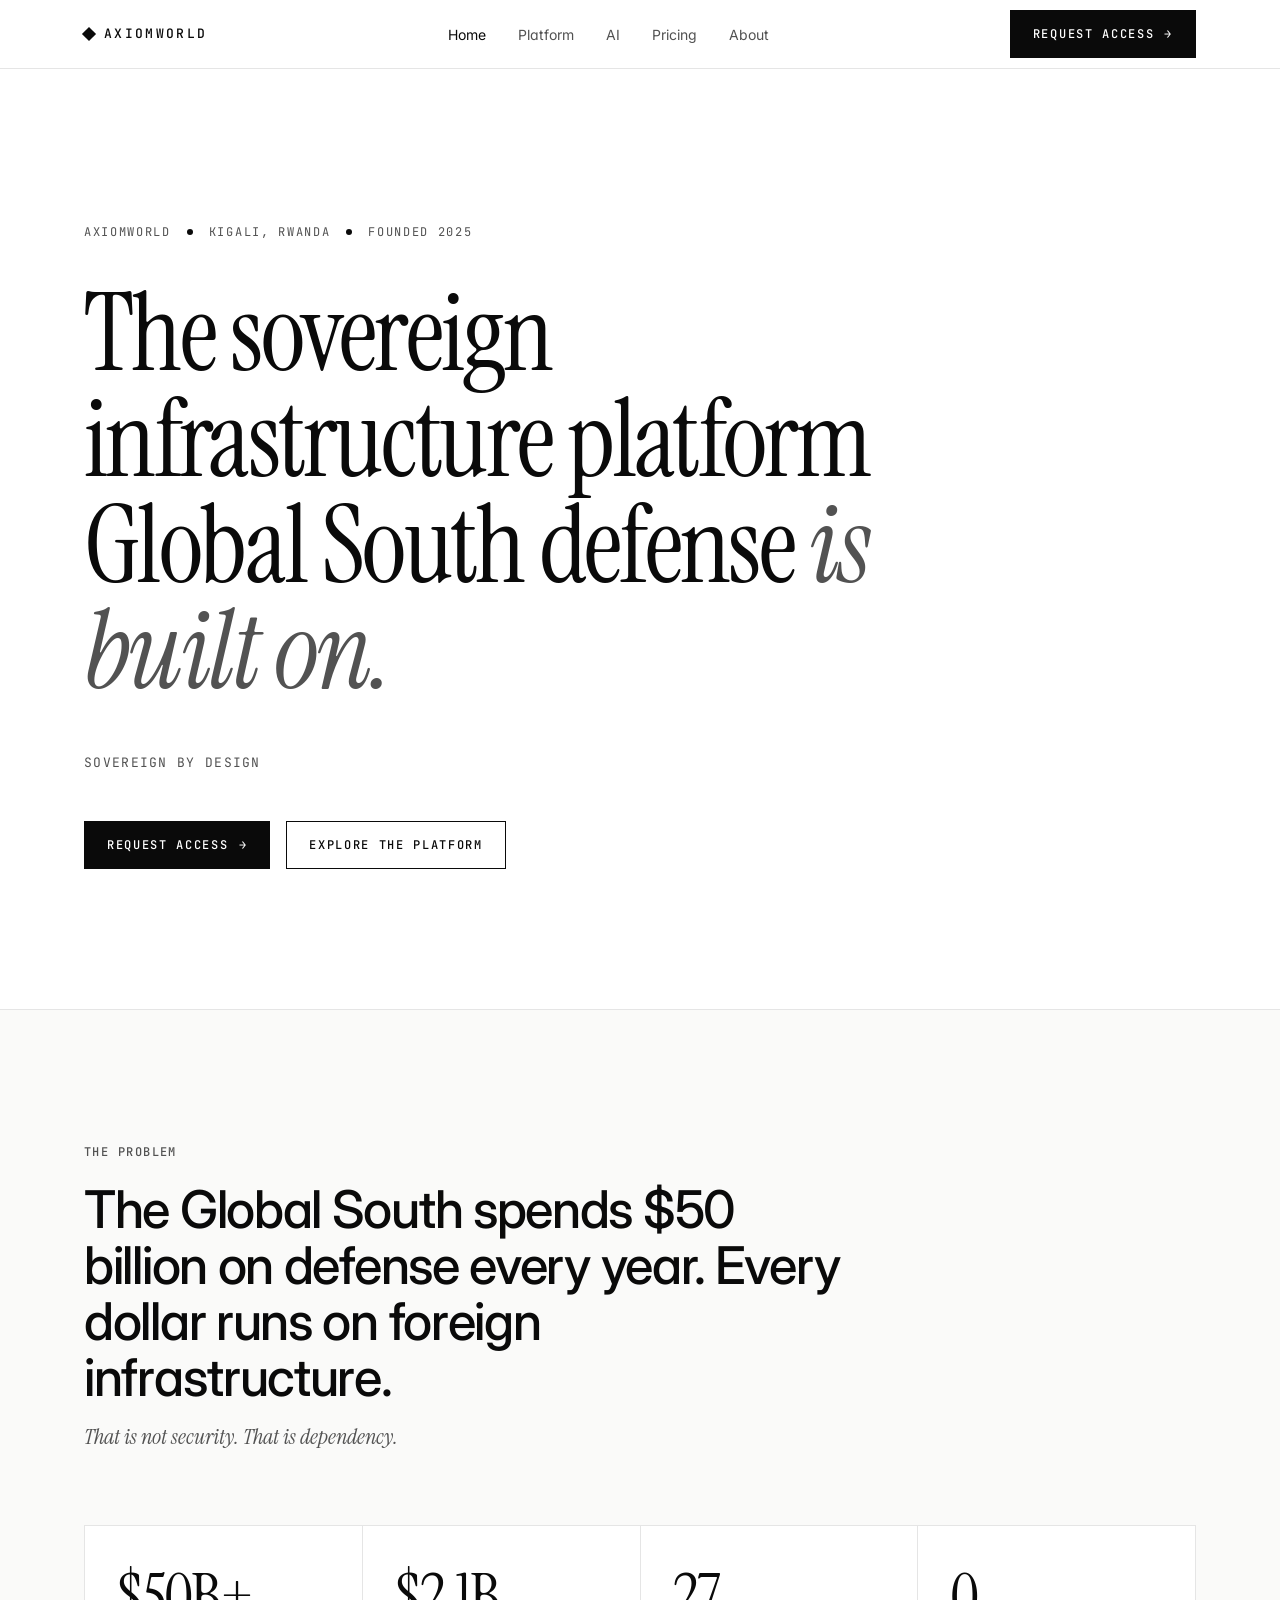
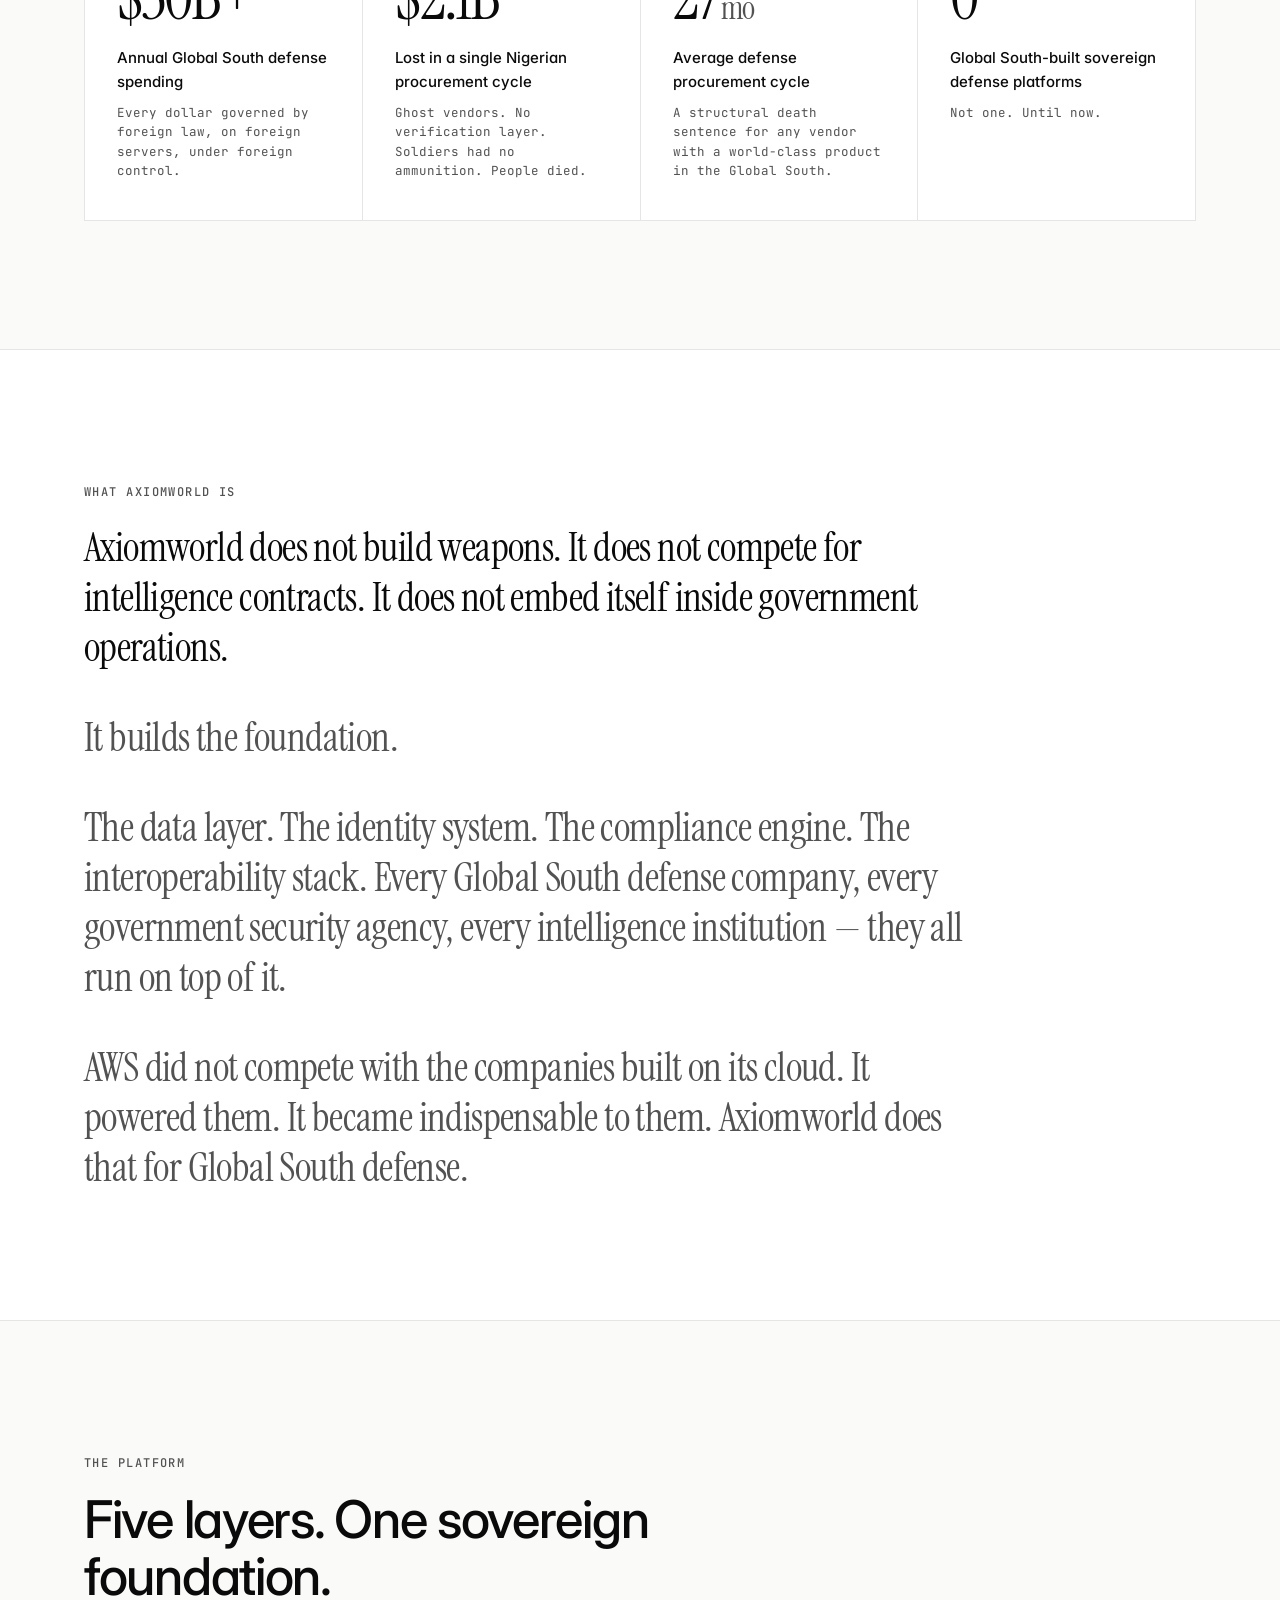
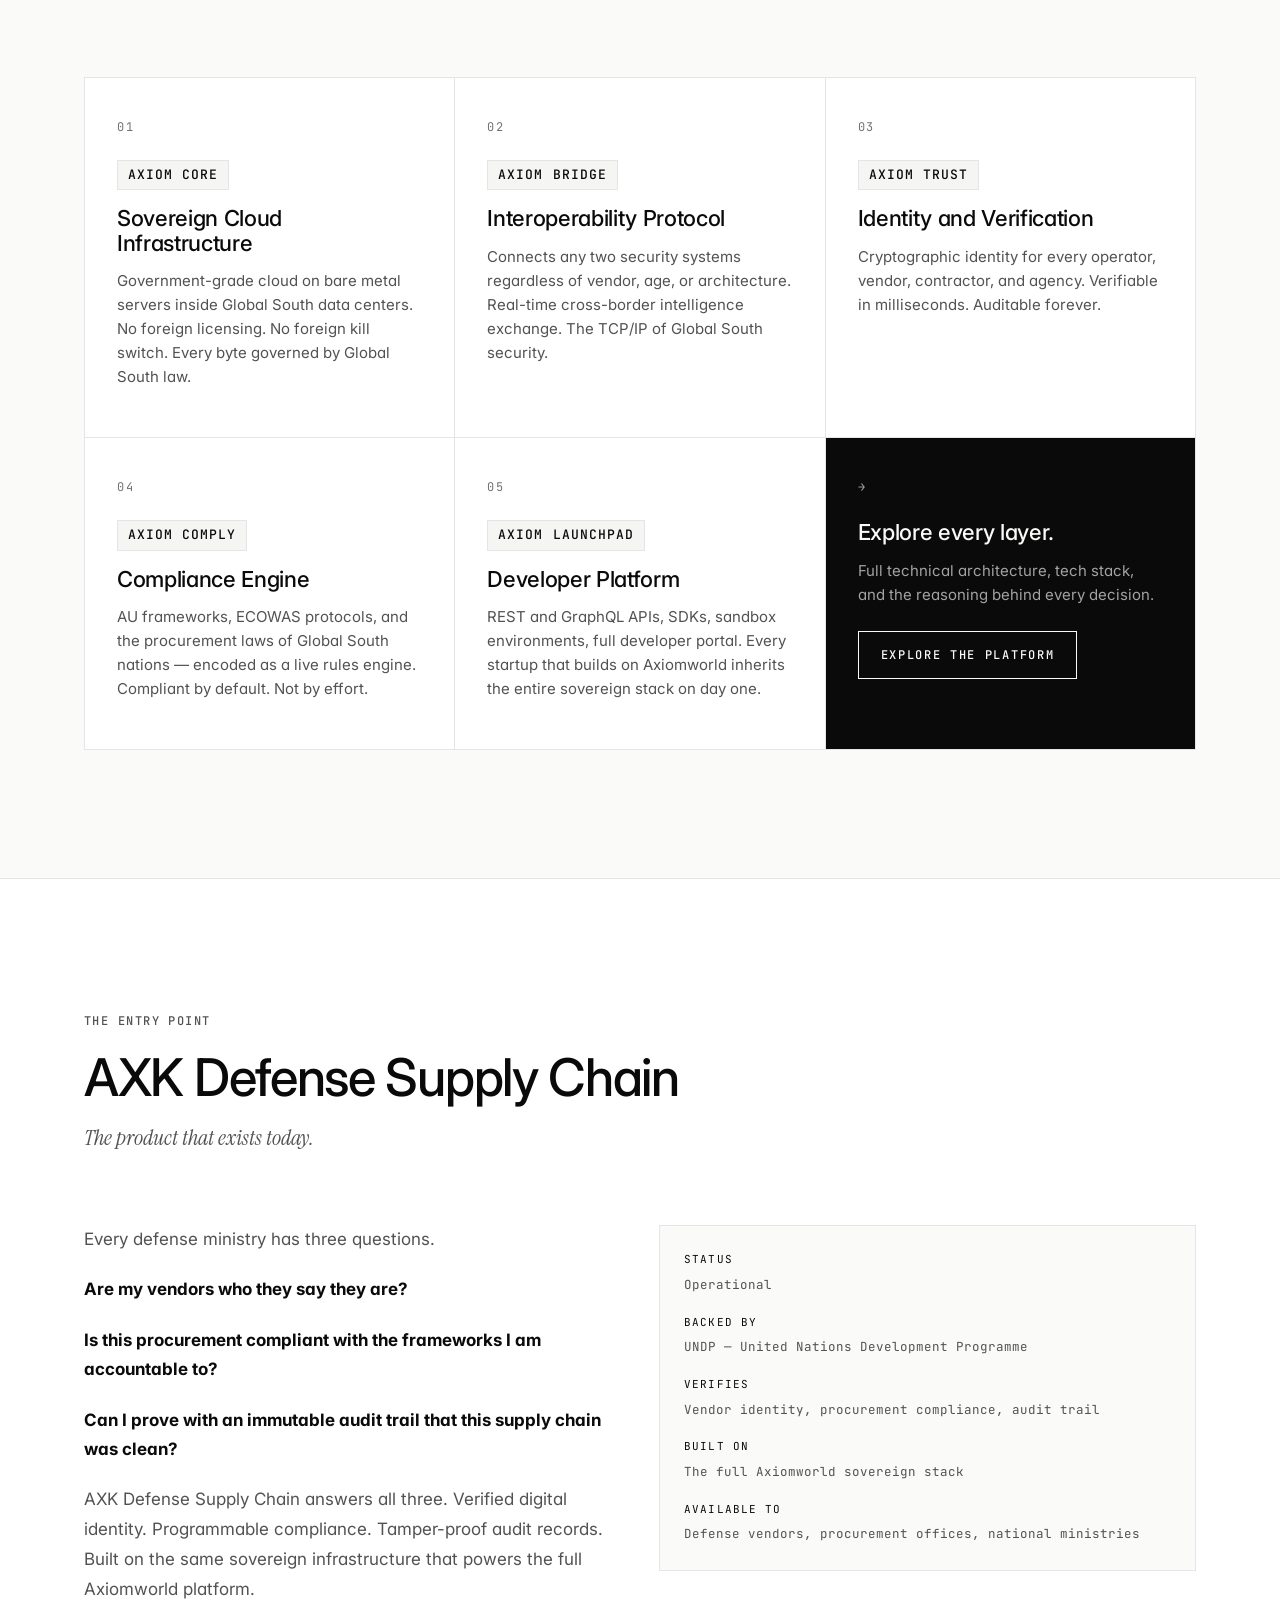
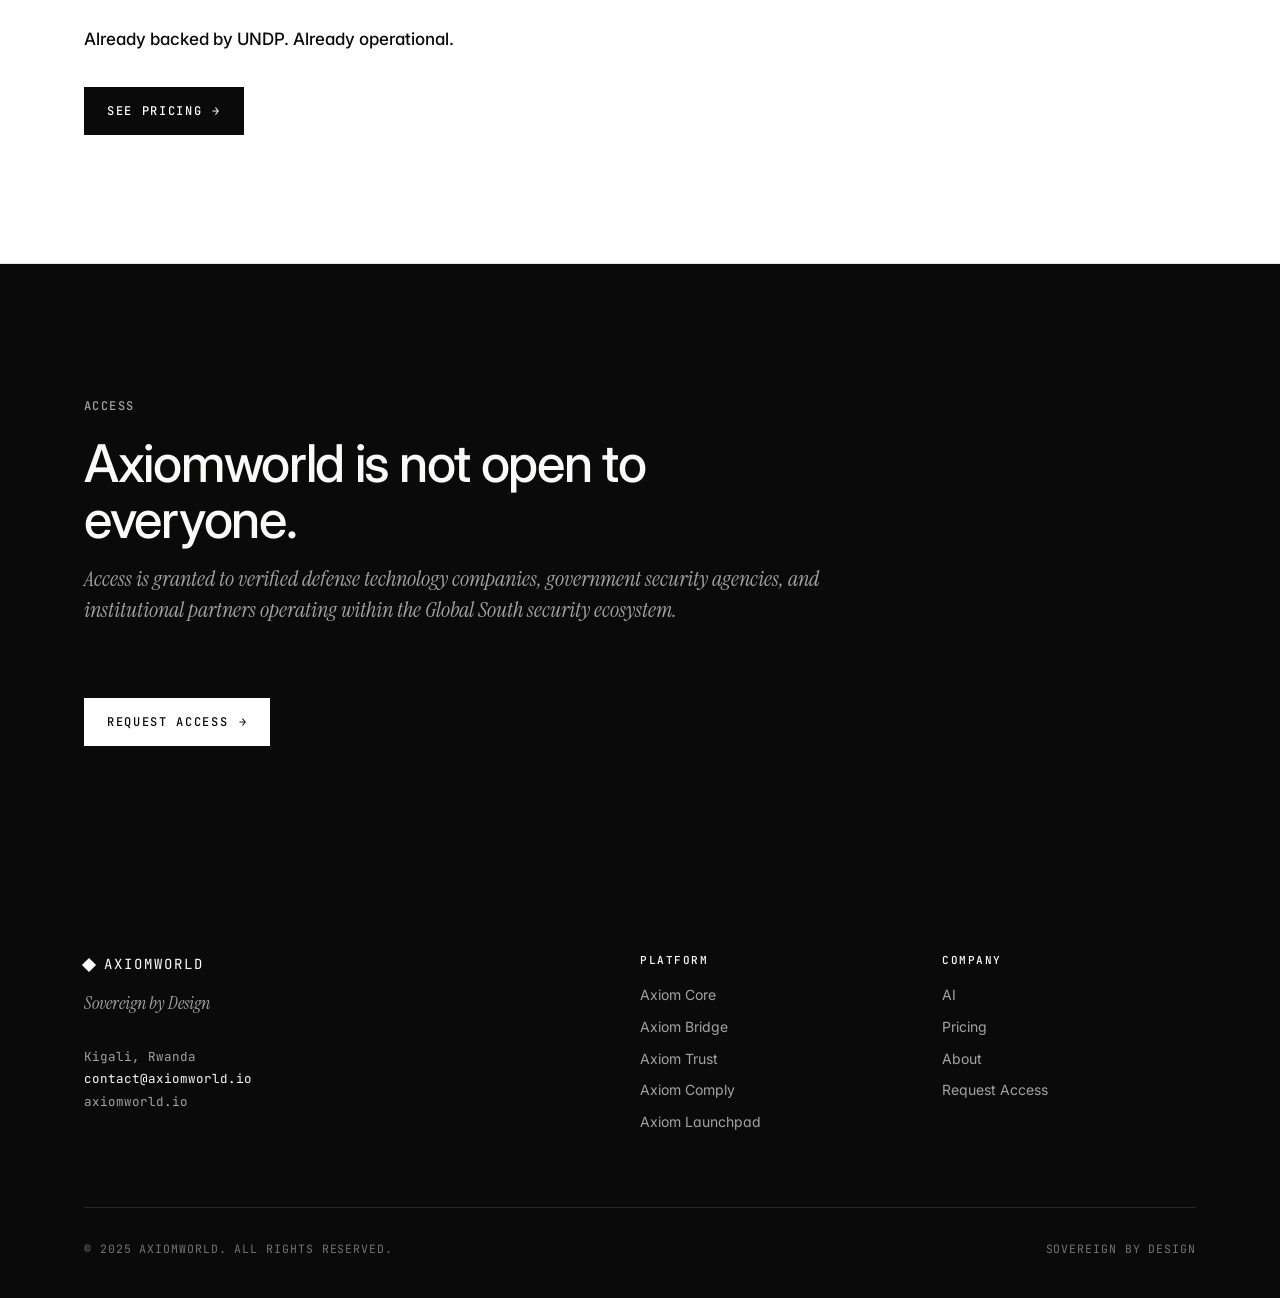
<file: index.html>
<!doctype html>
<html lang="en">
<head>
<meta charset="utf-8" />
<meta name="viewport" content="width=device-width,initial-scale=1" />
<title>Axiomworld — Sovereign Defense Infrastructure</title>
<meta name="description" content="The sovereign infrastructure platform Global South defense is built on. Five layers. One foundation. Sovereign by design." />
<link rel="preconnect" href="https://fonts.googleapis.com" />
<link rel="preconnect" href="https://fonts.gstatic.com" crossorigin />
<link href="https://fonts.googleapis.com/css2?family=Inter:wght@400;500;600;700&family=JetBrains+Mono:wght@400;500&family=Instrument+Serif:ital@0;1&display=swap" rel="stylesheet" />
<link rel="stylesheet" href="styles.css" />
</head>
<body>

<header class="nav">
  <div class="nav-inner">
    <a href="index.html" class="brand">Axiomworld</a>
    <nav>
      <ul class="nav-links" id="navLinks">
        <li><a href="index.html" class="active">Home</a></li>
        <li><a href="platform.html">Platform</a></li>
        <li><a href="ai.html">AI</a></li>
        <li><a href="pricing.html">Pricing</a></li>
        <li><a href="about.html">About</a></li>
      </ul>
    </nav>
    <div class="nav-cta">
      <a href="request-access.html" class="btn">Request Access <span class="arrow">→</span></a>
      <button class="nav-toggle" id="navToggle" aria-label="Menu">Menu</button>
    </div>
  </div>
</header>

<main>

<section class="hero">
  <div class="container">
    <div class="hero-meta">
      <span>AXIOMWORLD</span>
      <span class="dot"></span>
      <span>Kigali, Rwanda</span>
      <span class="dot"></span>
      <span>Founded 2025</span>
    </div>
    <h1 class="hero-title">The sovereign infrastructure platform Global South defense <em>is built on.</em></h1>
    <div class="hero-sub">Sovereign by Design</div>
    <div class="hero-actions">
      <a href="request-access.html" class="btn">Request Access <span class="arrow">→</span></a>
      <a href="platform.html" class="btn btn--ghost">Explore the Platform</a>
    </div>
  </div>
</section>

<section class="section section--alt">
  <div class="container">
    <div class="section-head">
      <span class="eyebrow">The Problem</span>
      <h2 class="section-title">The Global South spends $50 billion on defense every year. Every dollar runs on foreign infrastructure.</h2>
      <p class="section-kicker">That is not security. That is dependency.</p>
    </div>

    <div class="stats-grid">
      <div class="stat">
        <div class="stat-num">$50B+</div>
        <div class="stat-label">Annual Global South defense spending</div>
        <div class="stat-desc">Every dollar governed by foreign law, on foreign servers, under foreign control.</div>
      </div>
      <div class="stat">
        <div class="stat-num">$2.1B</div>
        <div class="stat-label">Lost in a single Nigerian procurement cycle</div>
        <div class="stat-desc">Ghost vendors. No verification layer. Soldiers had no ammunition. People died.</div>
      </div>
      <div class="stat">
        <div class="stat-num">27<span style="font-size:0.5em; color: var(--text-muted);"> mo</span></div>
        <div class="stat-label">Average defense procurement cycle</div>
        <div class="stat-desc">A structural death sentence for any vendor with a world-class product in the Global South.</div>
      </div>
      <div class="stat">
        <div class="stat-num">0</div>
        <div class="stat-label">Global South-built sovereign defense platforms</div>
        <div class="stat-desc">Not one. Until now.</div>
      </div>
    </div>
  </div>
</section>

<section class="section statement">
  <div class="container">
    <span class="eyebrow">What Axiomworld Is</span>
    <div class="statement-body">
      <p>Axiomworld does not build weapons. It does not compete for intelligence contracts. It does not embed itself inside government operations.</p>
      <p>It builds the foundation.</p>
      <p>The data layer. The identity system. The compliance engine. The interoperability stack. Every Global South defense company, every government security agency, every intelligence institution — they all run on top of it.</p>
      <p class="muted">AWS did not compete with the companies built on its cloud. It powered them. It became indispensable to them. Axiomworld does that for Global South defense.</p>
    </div>
  </div>
</section>

<section class="section section--alt">
  <div class="container">
    <div class="section-head">
      <span class="eyebrow">The Platform</span>
      <h2 class="section-title">Five layers. One sovereign foundation.</h2>
    </div>

    <div class="layers">
      <div class="layer">
        <div class="layer-num">01</div>
        <span class="layer-code">AXIOM CORE</span>
        <h3 class="layer-title">Sovereign Cloud Infrastructure</h3>
        <p class="layer-desc">Government-grade cloud on bare metal servers inside Global South data centers. No foreign licensing. No foreign kill switch. Every byte governed by Global South law.</p>
      </div>
      <div class="layer">
        <div class="layer-num">02</div>
        <span class="layer-code">AXIOM BRIDGE</span>
        <h3 class="layer-title">Interoperability Protocol</h3>
        <p class="layer-desc">Connects any two security systems regardless of vendor, age, or architecture. Real-time cross-border intelligence exchange. The TCP/IP of Global South security.</p>
      </div>
      <div class="layer">
        <div class="layer-num">03</div>
        <span class="layer-code">AXIOM TRUST</span>
        <h3 class="layer-title">Identity and Verification</h3>
        <p class="layer-desc">Cryptographic identity for every operator, vendor, contractor, and agency. Verifiable in milliseconds. Auditable forever.</p>
      </div>
      <div class="layer">
        <div class="layer-num">04</div>
        <span class="layer-code">AXIOM COMPLY</span>
        <h3 class="layer-title">Compliance Engine</h3>
        <p class="layer-desc">AU frameworks, ECOWAS protocols, and the procurement laws of Global South nations — encoded as a live rules engine. Compliant by default. Not by effort.</p>
      </div>
      <div class="layer">
        <div class="layer-num">05</div>
        <span class="layer-code">AXIOM LAUNCHPAD</span>
        <h3 class="layer-title">Developer Platform</h3>
        <p class="layer-desc">REST and GraphQL APIs, SDKs, sandbox environments, full developer portal. Every startup that builds on Axiomworld inherits the entire sovereign stack on day one.</p>
      </div>
      <div class="layer" style="background: var(--text); color: #fafaf9;">
        <div class="layer-num" style="color:#a3a3a3;">→</div>
        <h3 class="layer-title" style="color:#fafaf9;">Explore every layer.</h3>
        <p class="layer-desc" style="color:#a3a3a3;">Full technical architecture, tech stack, and the reasoning behind every decision.</p>
        <a href="platform.html" class="btn btn--ghost" style="margin-top: 24px; align-self: flex-start; color:#fafaf9; border-color:#fafaf9;">Explore the Platform</a>
      </div>
    </div>
  </div>
</section>

<section class="section">
  <div class="container">
    <div class="section-head">
      <span class="eyebrow">The Entry Point</span>
      <h2 class="section-title">AXK Defense Supply Chain</h2>
      <p class="section-kicker">The product that exists today.</p>
    </div>

    <div class="grid-2">
      <div class="prose">
        <p>Every defense ministry has three questions.</p>
        <p><strong style="color:var(--text);">Are my vendors who they say they are?</strong></p>
        <p><strong style="color:var(--text);">Is this procurement compliant with the frameworks I am accountable to?</strong></p>
        <p><strong style="color:var(--text);">Can I prove with an immutable audit trail that this supply chain was clean?</strong></p>
        <p>AXK Defense Supply Chain answers all three. Verified digital identity. Programmable compliance. Tamper-proof audit records. Built on the same sovereign infrastructure that powers the full Axiomworld platform.</p>
        <p style="color:var(--text); font-weight:500;">Already backed by UNDP. Already operational.</p>
        <div style="margin-top: 32px;">
          <a href="pricing.html" class="btn">See Pricing <span class="arrow">→</span></a>
        </div>
      </div>
      <div class="layer-specs" style="align-self: start;">
        <div>
          <span class="label">Status</span>
          Operational
        </div>
        <div>
          <span class="label">Backed by</span>
          UNDP — United Nations Development Programme
        </div>
        <div>
          <span class="label">Verifies</span>
          Vendor identity, procurement compliance, audit trail
        </div>
        <div>
          <span class="label">Built on</span>
          The full Axiomworld sovereign stack
        </div>
        <div>
          <span class="label">Available to</span>
          Defense vendors, procurement offices, national ministries
        </div>
      </div>
    </div>
  </div>
</section>

<section class="section section--black">
  <div class="container">
    <div class="section-head">
      <span class="eyebrow">Access</span>
      <h2 class="section-title">Axiomworld is not open to everyone.</h2>
      <p class="section-kicker" style="color:#a3a3a3;">Access is granted to verified defense technology companies, government security agencies, and institutional partners operating within the Global South security ecosystem.</p>
    </div>
    <a href="request-access.html" class="btn" style="background:#fff; color:var(--text); border-color:#fff;">Request Access <span class="arrow">→</span></a>
  </div>
</section>

</main>

<footer class="footer">
  <div class="container">
    <div class="footer-grid">
      <div>
        <div class="footer-brand">Axiomworld</div>
        <div class="footer-tag">Sovereign by Design</div>
        <div class="footer-addr">
          Kigali, Rwanda<br>
          <a href="mailto:contact@axiomworld.io">contact@axiomworld.io</a><br>
          axiomworld.io
        </div>
      </div>
      <div>
        <h4>Platform</h4>
        <ul>
          <li><a href="platform.html">Axiom Core</a></li>
          <li><a href="platform.html">Axiom Bridge</a></li>
          <li><a href="platform.html">Axiom Trust</a></li>
          <li><a href="platform.html">Axiom Comply</a></li>
          <li><a href="platform.html">Axiom Launchpad</a></li>
        </ul>
      </div>
      <div>
        <h4>Company</h4>
        <ul>
          <li><a href="ai.html">AI</a></li>
          <li><a href="pricing.html">Pricing</a></li>
          <li><a href="about.html">About</a></li>
          <li><a href="request-access.html">Request Access</a></li>
        </ul>
      </div>
    </div>
    <div class="footer-base">
      <div>© 2025 Axiomworld. All rights reserved.</div>
      <div>Sovereign by Design</div>
    </div>
  </div>
</footer>

<script>
  (function(){
    var t = document.getElementById('navToggle');
    var l = document.getElementById('navLinks');
    if (t && l) t.addEventListener('click', function(){ l.classList.toggle('open'); });
  })();
</script>

</body>
</html>
</file>
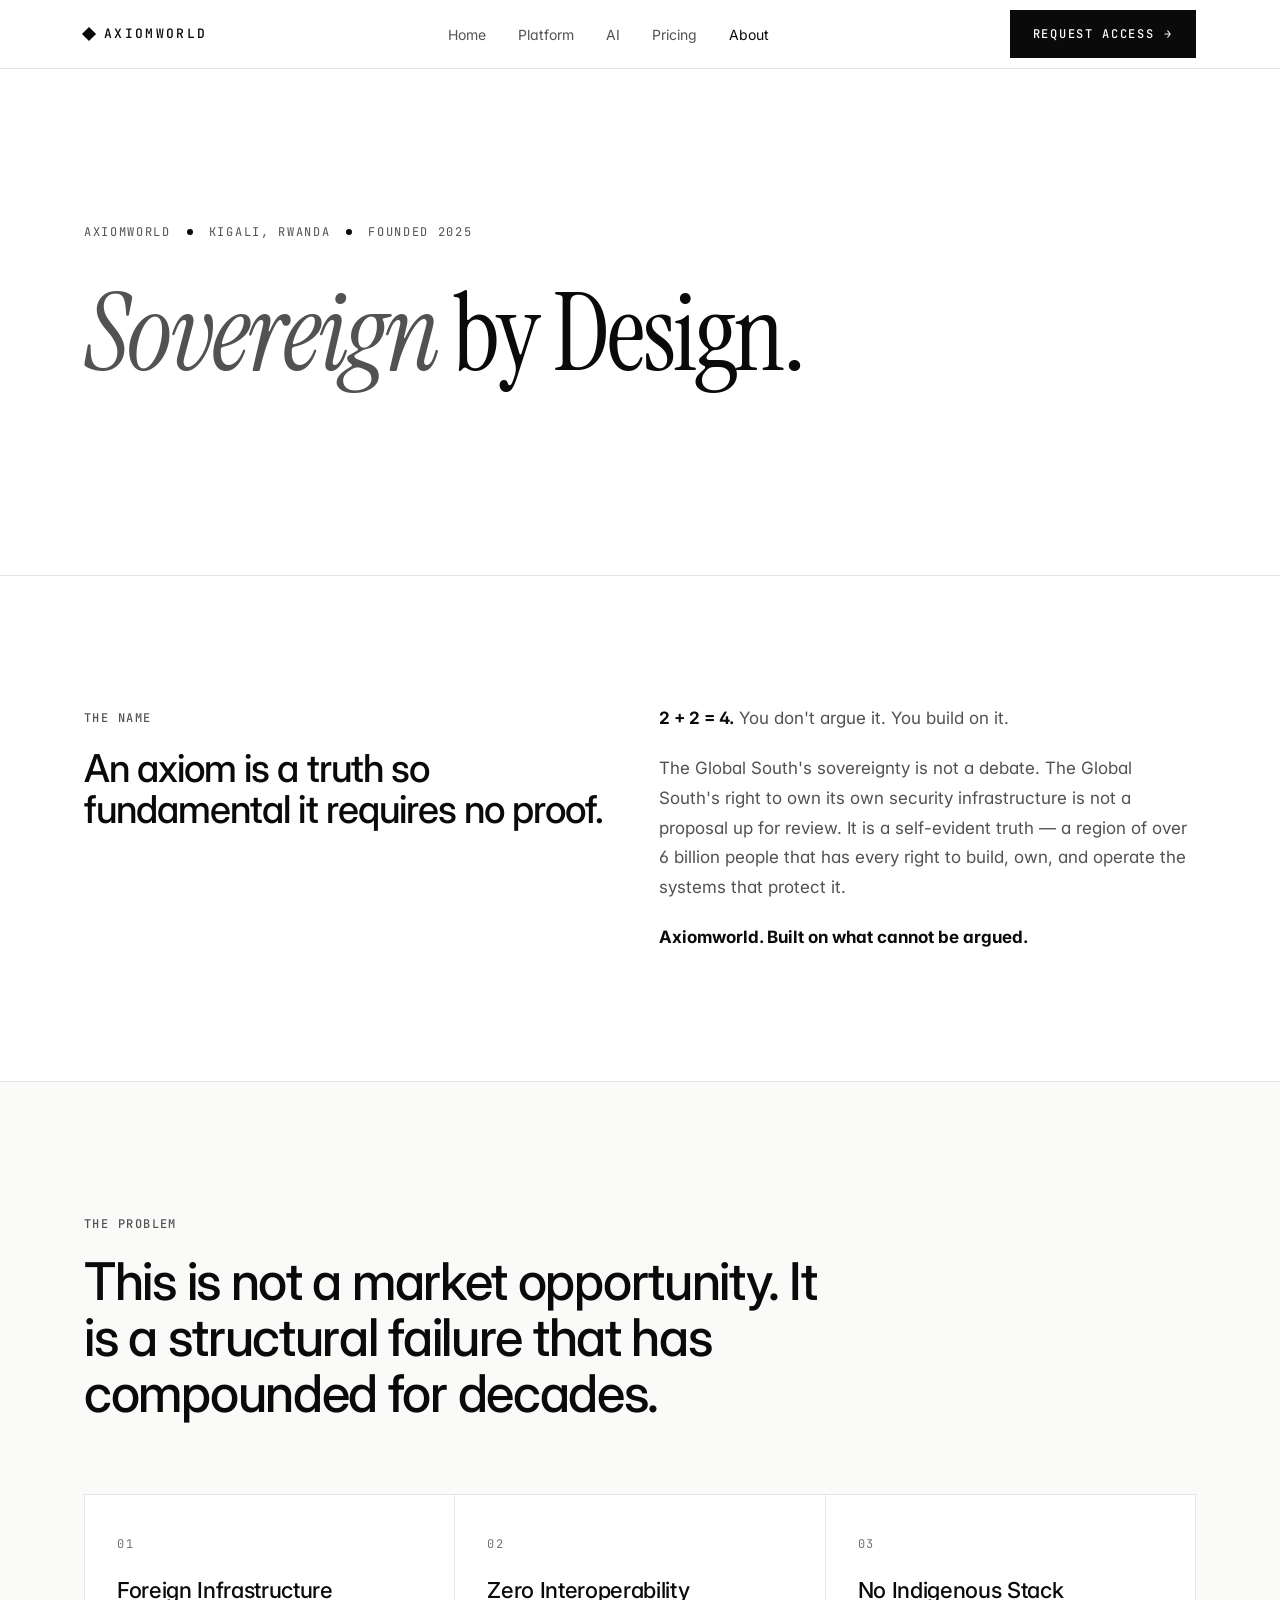
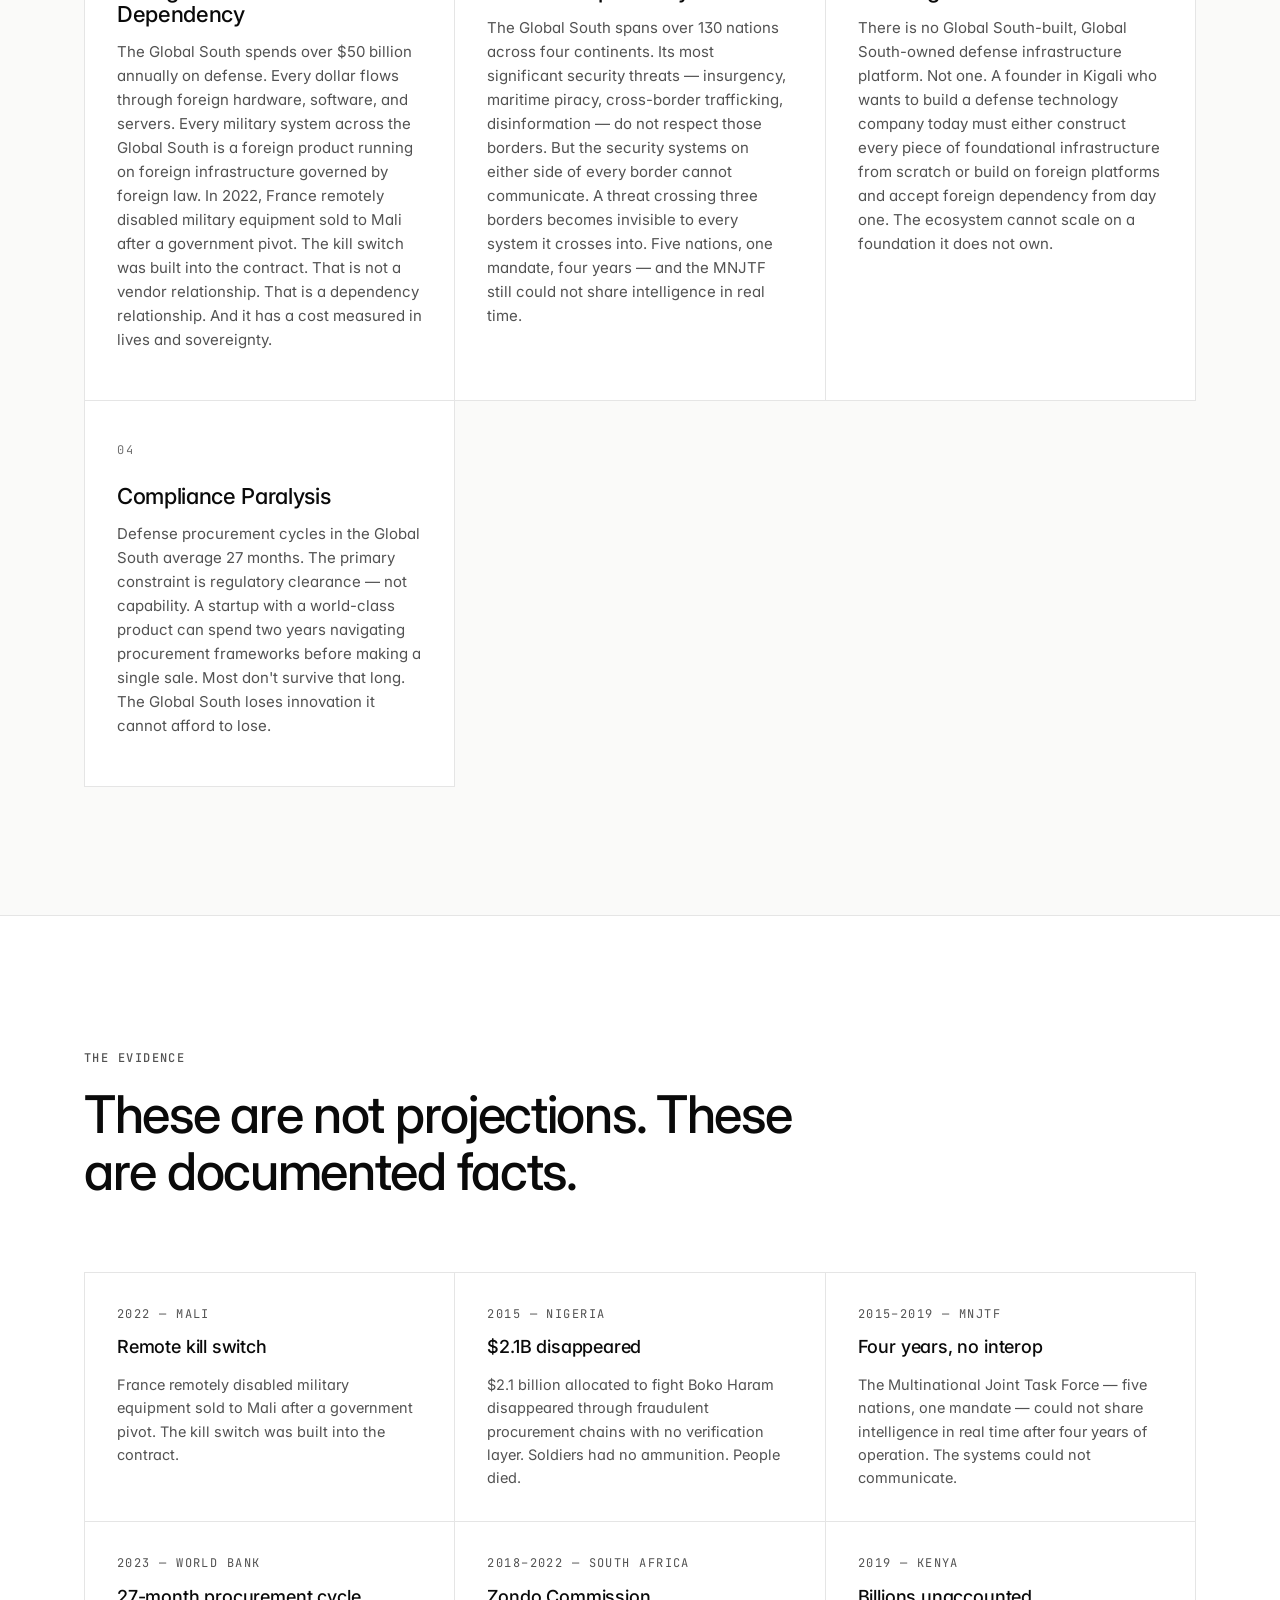
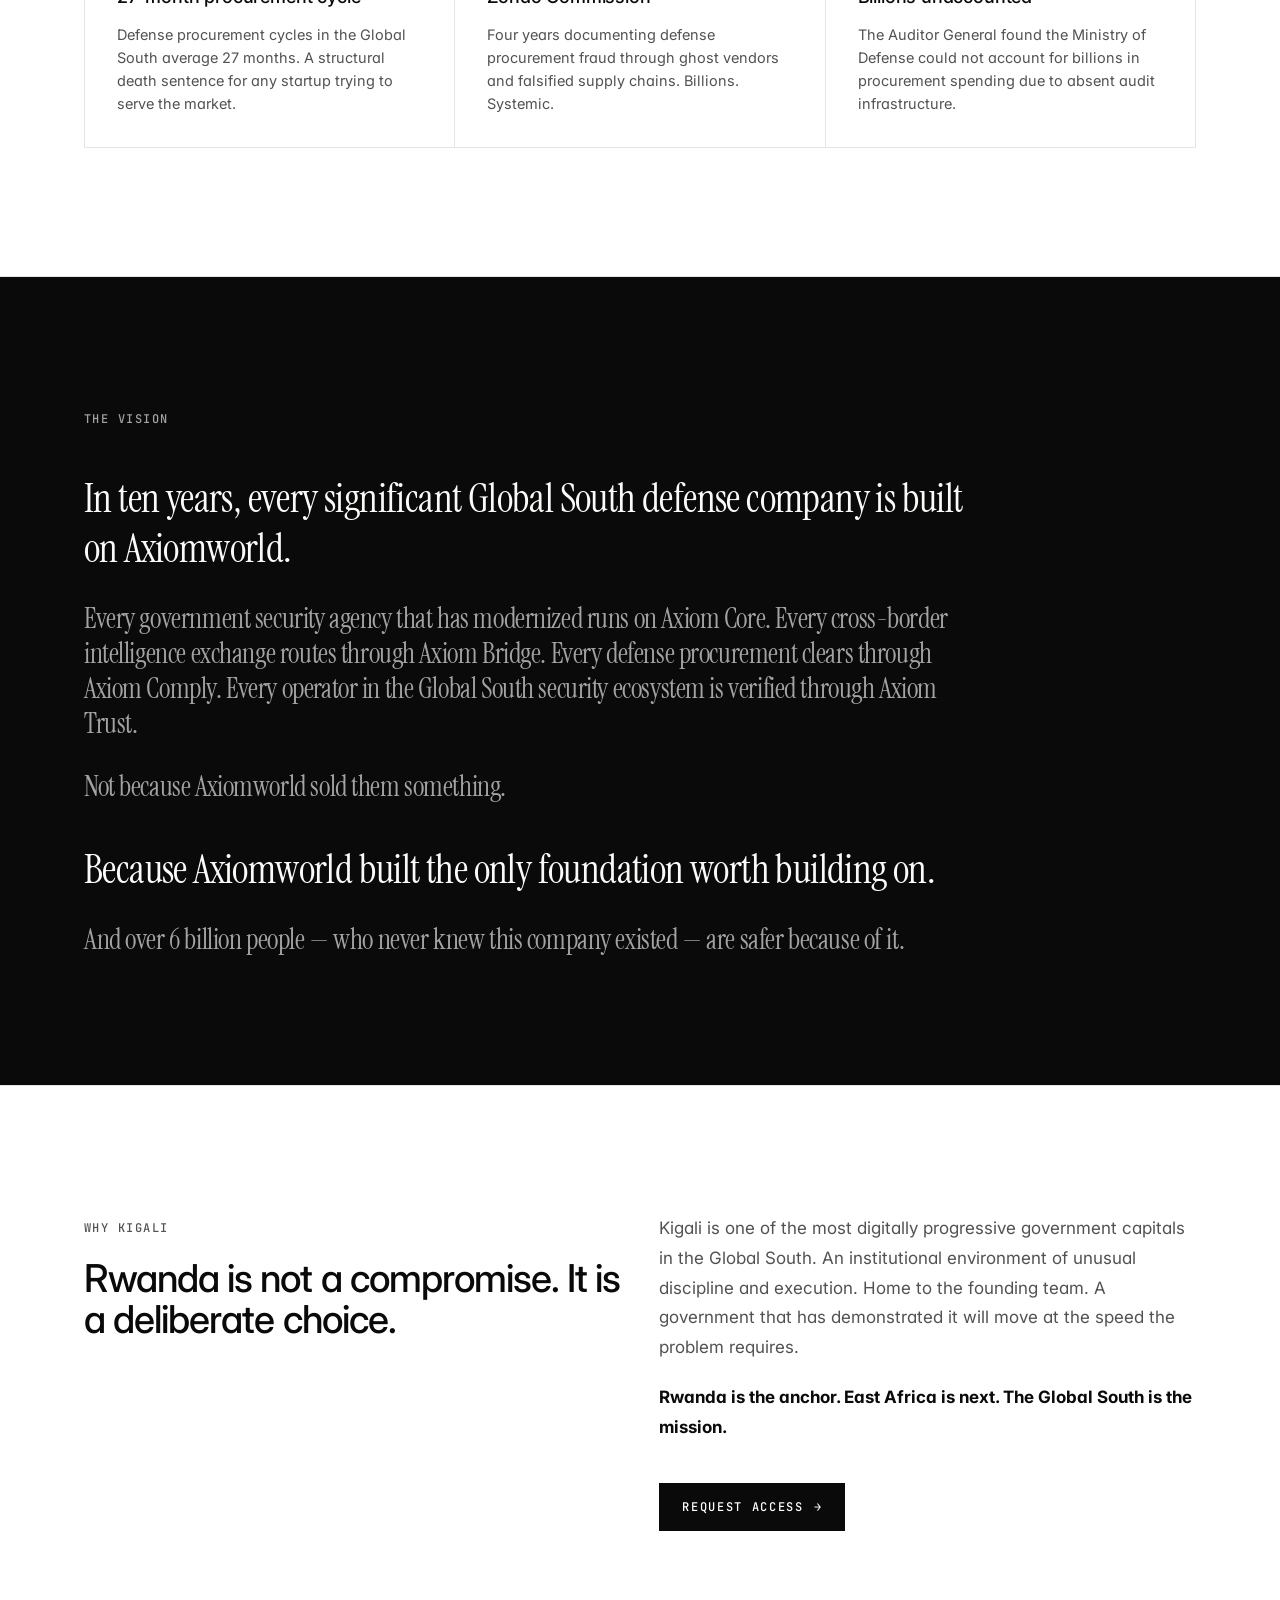
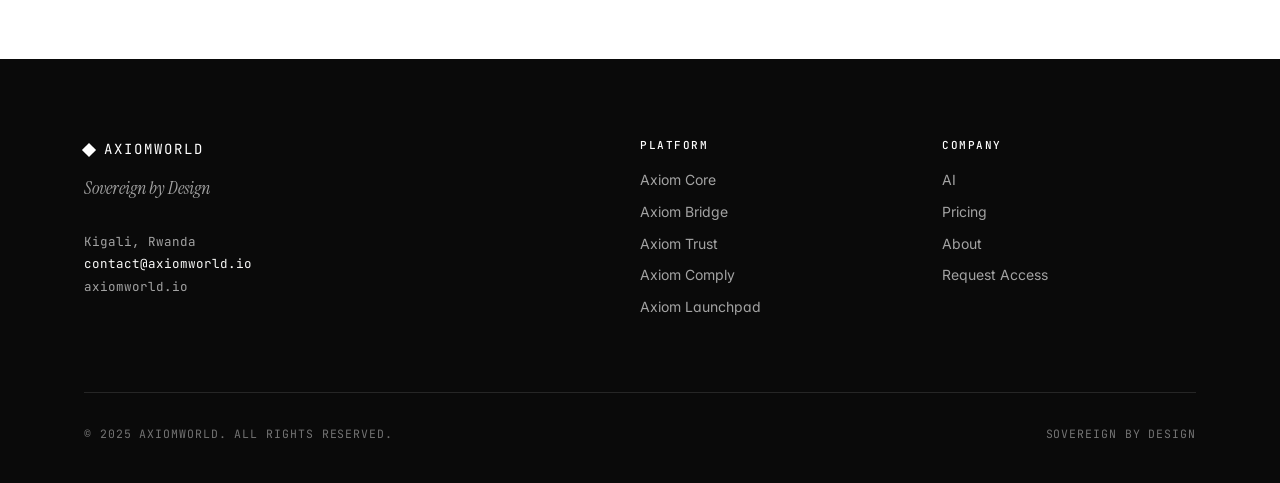
<file: about.html>
<!doctype html>
<html lang="en">
<head>
<meta charset="utf-8" />
<meta name="viewport" content="width=device-width,initial-scale=1" />
<title>About — Axiomworld</title>
<meta name="description" content="Sovereign by Design. Axiomworld — Kigali, Rwanda — Founded 2025. The why, the problem, the evidence, and the vision." />
<link rel="preconnect" href="https://fonts.googleapis.com" />
<link rel="preconnect" href="https://fonts.gstatic.com" crossorigin />
<link href="https://fonts.googleapis.com/css2?family=Inter:wght@400;500;600;700&family=JetBrains+Mono:wght@400;500&family=Instrument+Serif:ital@0;1&display=swap" rel="stylesheet" />
<link rel="stylesheet" href="styles.css" />
</head>
<body>

<header class="nav">
  <div class="nav-inner">
    <a href="index.html" class="brand">Axiomworld</a>
    <nav>
      <ul class="nav-links" id="navLinks">
        <li><a href="index.html">Home</a></li>
        <li><a href="platform.html">Platform</a></li>
        <li><a href="ai.html">AI</a></li>
        <li><a href="pricing.html">Pricing</a></li>
        <li><a href="about.html" class="active">About</a></li>
      </ul>
    </nav>
    <div class="nav-cta">
      <a href="request-access.html" class="btn">Request Access <span class="arrow">→</span></a>
      <button class="nav-toggle" id="navToggle" aria-label="Menu">Menu</button>
    </div>
  </div>
</header>

<main>

<section class="hero">
  <div class="container">
    <div class="hero-meta">
      <span>AXIOMWORLD</span>
      <span class="dot"></span>
      <span>Kigali, Rwanda</span>
      <span class="dot"></span>
      <span>Founded 2025</span>
    </div>
    <h1 class="hero-title"><em>Sovereign</em> by Design.</h1>
  </div>
</section>

<section class="section">
  <div class="container">
    <div class="grid-2">
      <div>
        <span class="eyebrow">The Name</span>
        <h2 class="section-title" style="font-size: clamp(26px, 3vw, 40px);">An axiom is a truth so fundamental it requires no proof.</h2>
      </div>
      <div class="prose">
        <p><strong style="color:var(--text);">2 + 2 = 4.</strong> You don't argue it. You build on it.</p>
        <p>The Global South's sovereignty is not a debate. The Global South's right to own its own security infrastructure is not a proposal up for review. It is a self-evident truth — a region of over 6 billion people that has every right to build, own, and operate the systems that protect it.</p>
        <p><strong style="color:var(--text);">Axiomworld. Built on what cannot be argued.</strong></p>
      </div>
    </div>
  </div>
</section>

<section class="section section--alt">
  <div class="container">
    <div class="section-head">
      <span class="eyebrow">The Problem</span>
      <h2 class="section-title">This is not a market opportunity. It is a structural failure that has compounded for decades.</h2>
    </div>

    <div class="layers">

      <div class="layer">
        <div class="layer-num">01</div>
        <h3 class="layer-title">Foreign Infrastructure Dependency</h3>
        <p class="layer-desc">The Global South spends over $50 billion annually on defense. Every dollar flows through foreign hardware, software, and servers. Every military system across the Global South is a foreign product running on foreign infrastructure governed by foreign law. In 2022, France remotely disabled military equipment sold to Mali after a government pivot. The kill switch was built into the contract. That is not a vendor relationship. That is a dependency relationship. And it has a cost measured in lives and sovereignty.</p>
      </div>

      <div class="layer">
        <div class="layer-num">02</div>
        <h3 class="layer-title">Zero Interoperability</h3>
        <p class="layer-desc">The Global South spans over 130 nations across four continents. Its most significant security threats — insurgency, maritime piracy, cross-border trafficking, disinformation — do not respect those borders. But the security systems on either side of every border cannot communicate. A threat crossing three borders becomes invisible to every system it crosses into. Five nations, one mandate, four years — and the MNJTF still could not share intelligence in real time.</p>
      </div>

      <div class="layer">
        <div class="layer-num">03</div>
        <h3 class="layer-title">No Indigenous Stack</h3>
        <p class="layer-desc">There is no Global South-built, Global South-owned defense infrastructure platform. Not one. A founder in Kigali who wants to build a defense technology company today must either construct every piece of foundational infrastructure from scratch or build on foreign platforms and accept foreign dependency from day one. The ecosystem cannot scale on a foundation it does not own.</p>
      </div>

      <div class="layer">
        <div class="layer-num">04</div>
        <h3 class="layer-title">Compliance Paralysis</h3>
        <p class="layer-desc">Defense procurement cycles in the Global South average 27 months. The primary constraint is regulatory clearance — not capability. A startup with a world-class product can spend two years navigating procurement frameworks before making a single sale. Most don't survive that long. The Global South loses innovation it cannot afford to lose.</p>
      </div>

    </div>
  </div>
</section>

<section class="section">
  <div class="container">
    <div class="section-head">
      <span class="eyebrow">The Evidence</span>
      <h2 class="section-title">These are not projections. These are documented facts.</h2>
    </div>

    <div class="evidence">
      <div class="evidence-item">
        <div class="evidence-year">2022 — Mali</div>
        <div class="evidence-title">Remote kill switch</div>
        <div class="evidence-text">France remotely disabled military equipment sold to Mali after a government pivot. The kill switch was built into the contract.</div>
      </div>
      <div class="evidence-item">
        <div class="evidence-year">2015 — Nigeria</div>
        <div class="evidence-title">$2.1B disappeared</div>
        <div class="evidence-text">$2.1 billion allocated to fight Boko Haram disappeared through fraudulent procurement chains with no verification layer. Soldiers had no ammunition. People died.</div>
      </div>
      <div class="evidence-item">
        <div class="evidence-year">2015–2019 — MNJTF</div>
        <div class="evidence-title">Four years, no interop</div>
        <div class="evidence-text">The Multinational Joint Task Force — five nations, one mandate — could not share intelligence in real time after four years of operation. The systems could not communicate.</div>
      </div>
      <div class="evidence-item">
        <div class="evidence-year">2023 — World Bank</div>
        <div class="evidence-title">27-month procurement cycle</div>
        <div class="evidence-text">Defense procurement cycles in the Global South average 27 months. A structural death sentence for any startup trying to serve the market.</div>
      </div>
      <div class="evidence-item">
        <div class="evidence-year">2018–2022 — South Africa</div>
        <div class="evidence-title">Zondo Commission</div>
        <div class="evidence-text">Four years documenting defense procurement fraud through ghost vendors and falsified supply chains. Billions. Systemic.</div>
      </div>
      <div class="evidence-item">
        <div class="evidence-year">2019 — Kenya</div>
        <div class="evidence-title">Billions unaccounted</div>
        <div class="evidence-text">The Auditor General found the Ministry of Defense could not account for billions in procurement spending due to absent audit infrastructure.</div>
      </div>
    </div>
  </div>
</section>

<section class="section section--black">
  <div class="container">
    <span class="eyebrow">The Vision</span>
    <div class="statement-body" style="margin-top: 24px;">
      <p style="color:#fafaf9;">In ten years, every significant Global South defense company is built on Axiomworld.</p>
      <p style="color:#a3a3a3; font-size: clamp(20px, 2.4vw, 28px);">Every government security agency that has modernized runs on Axiom Core. Every cross-border intelligence exchange routes through Axiom Bridge. Every defense procurement clears through Axiom Comply. Every operator in the Global South security ecosystem is verified through Axiom Trust.</p>
      <p style="color:#a3a3a3; font-size: clamp(20px, 2.4vw, 28px);">Not because Axiomworld sold them something.</p>
      <p style="color:#fafaf9;">Because Axiomworld built the only foundation worth building on.</p>
      <p style="color:#a3a3a3; font-size: clamp(20px, 2.4vw, 28px);">And over 6 billion people — who never knew this company existed — are safer because of it.</p>
    </div>
  </div>
</section>

<section class="section">
  <div class="container">
    <div class="grid-2">
      <div>
        <span class="eyebrow">Why Kigali</span>
        <h2 class="section-title" style="font-size: clamp(26px, 3vw, 40px);">Rwanda is not a compromise. It is a deliberate choice.</h2>
      </div>
      <div class="prose">
        <p>Kigali is one of the most digitally progressive government capitals in the Global South. An institutional environment of unusual discipline and execution. Home to the founding team. A government that has demonstrated it will move at the speed the problem requires.</p>
        <p><strong style="color:var(--text);">Rwanda is the anchor. East Africa is next. The Global South is the mission.</strong></p>
        <div style="margin-top: 40px;">
          <a href="request-access.html" class="btn">Request Access <span class="arrow">→</span></a>
        </div>
      </div>
    </div>
  </div>
</section>

</main>

<footer class="footer">
  <div class="container">
    <div class="footer-grid">
      <div>
        <div class="footer-brand">Axiomworld</div>
        <div class="footer-tag">Sovereign by Design</div>
        <div class="footer-addr">
          Kigali, Rwanda<br>
          <a href="mailto:contact@axiomworld.io">contact@axiomworld.io</a><br>
          axiomworld.io
        </div>
      </div>
      <div>
        <h4>Platform</h4>
        <ul>
          <li><a href="platform.html">Axiom Core</a></li>
          <li><a href="platform.html">Axiom Bridge</a></li>
          <li><a href="platform.html">Axiom Trust</a></li>
          <li><a href="platform.html">Axiom Comply</a></li>
          <li><a href="platform.html">Axiom Launchpad</a></li>
        </ul>
      </div>
      <div>
        <h4>Company</h4>
        <ul>
          <li><a href="ai.html">AI</a></li>
          <li><a href="pricing.html">Pricing</a></li>
          <li><a href="about.html">About</a></li>
          <li><a href="request-access.html">Request Access</a></li>
        </ul>
      </div>
    </div>
    <div class="footer-base">
      <div>© 2025 Axiomworld. All rights reserved.</div>
      <div>Sovereign by Design</div>
    </div>
  </div>
</footer>

<script>
  (function(){
    var t = document.getElementById('navToggle');
    var l = document.getElementById('navLinks');
    if (t && l) t.addEventListener('click', function(){ l.classList.toggle('open'); });
  })();
</script>

</body>
</html>
</file>
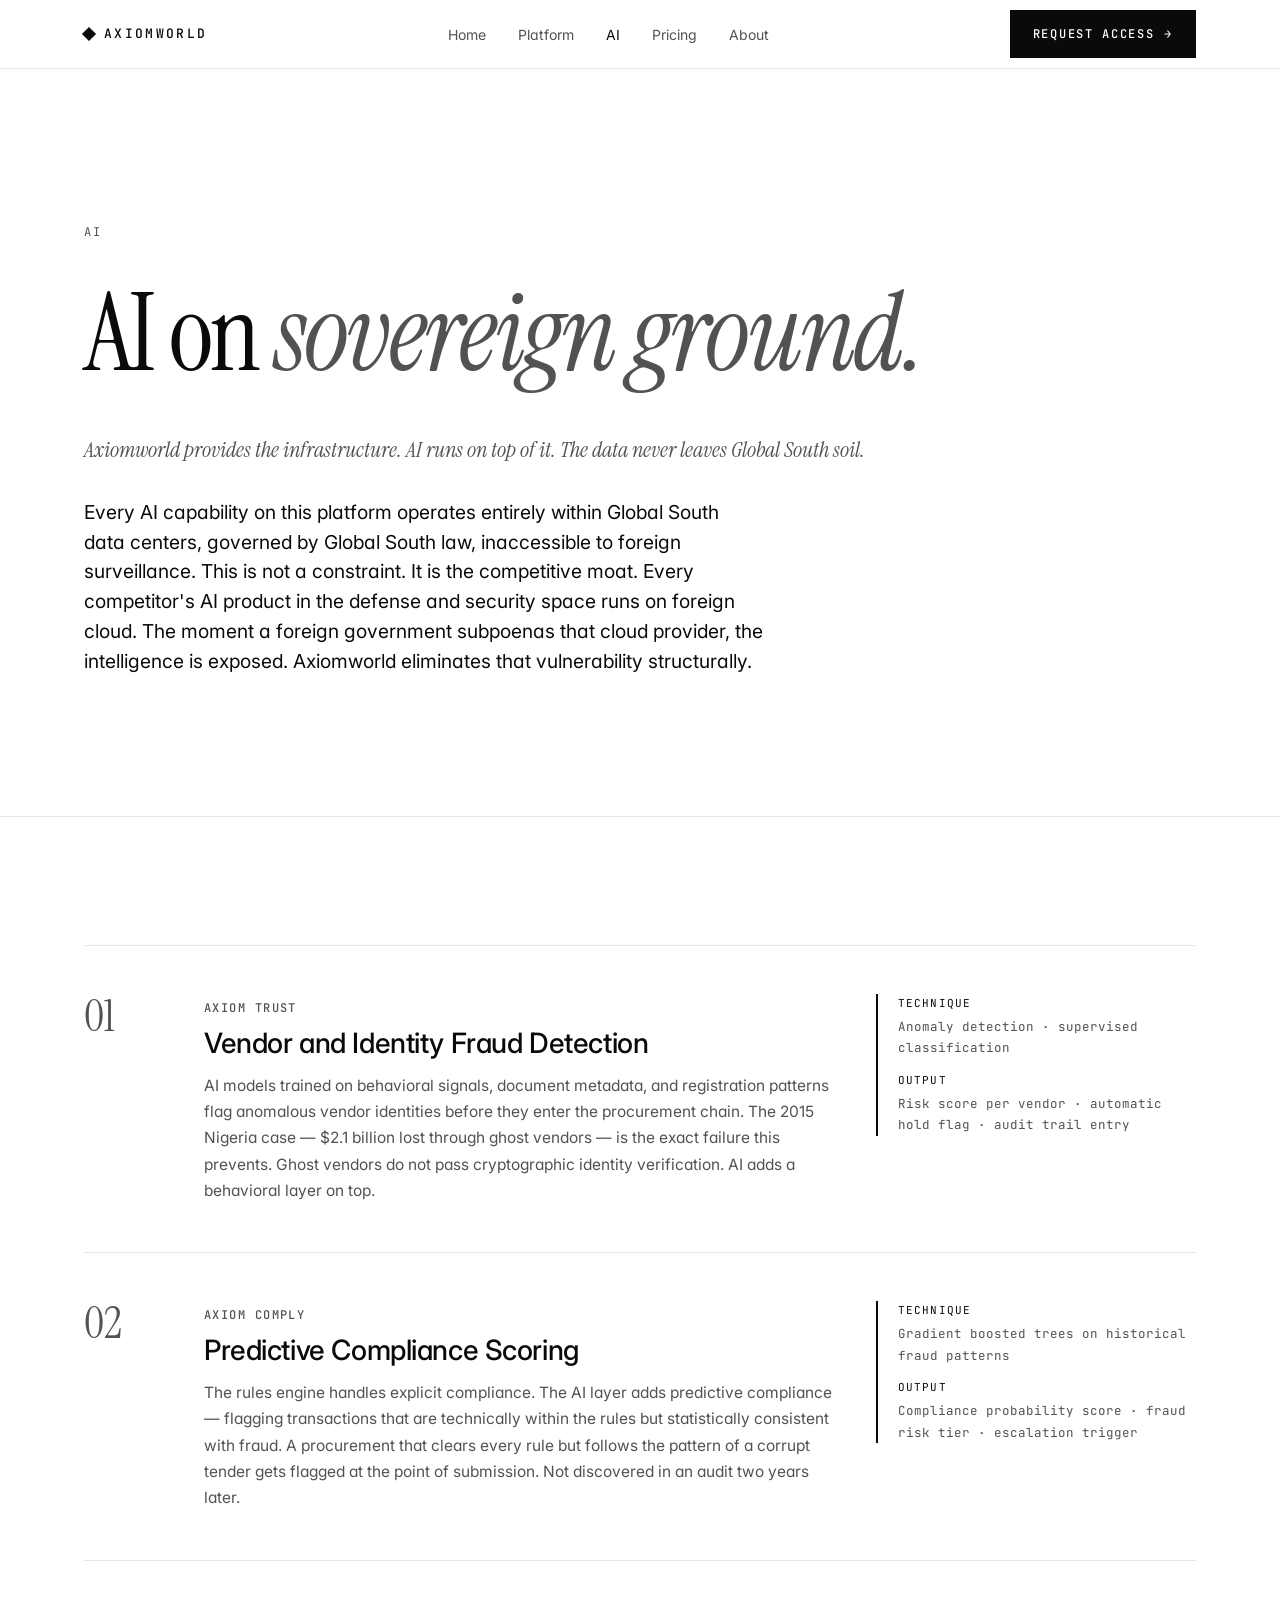
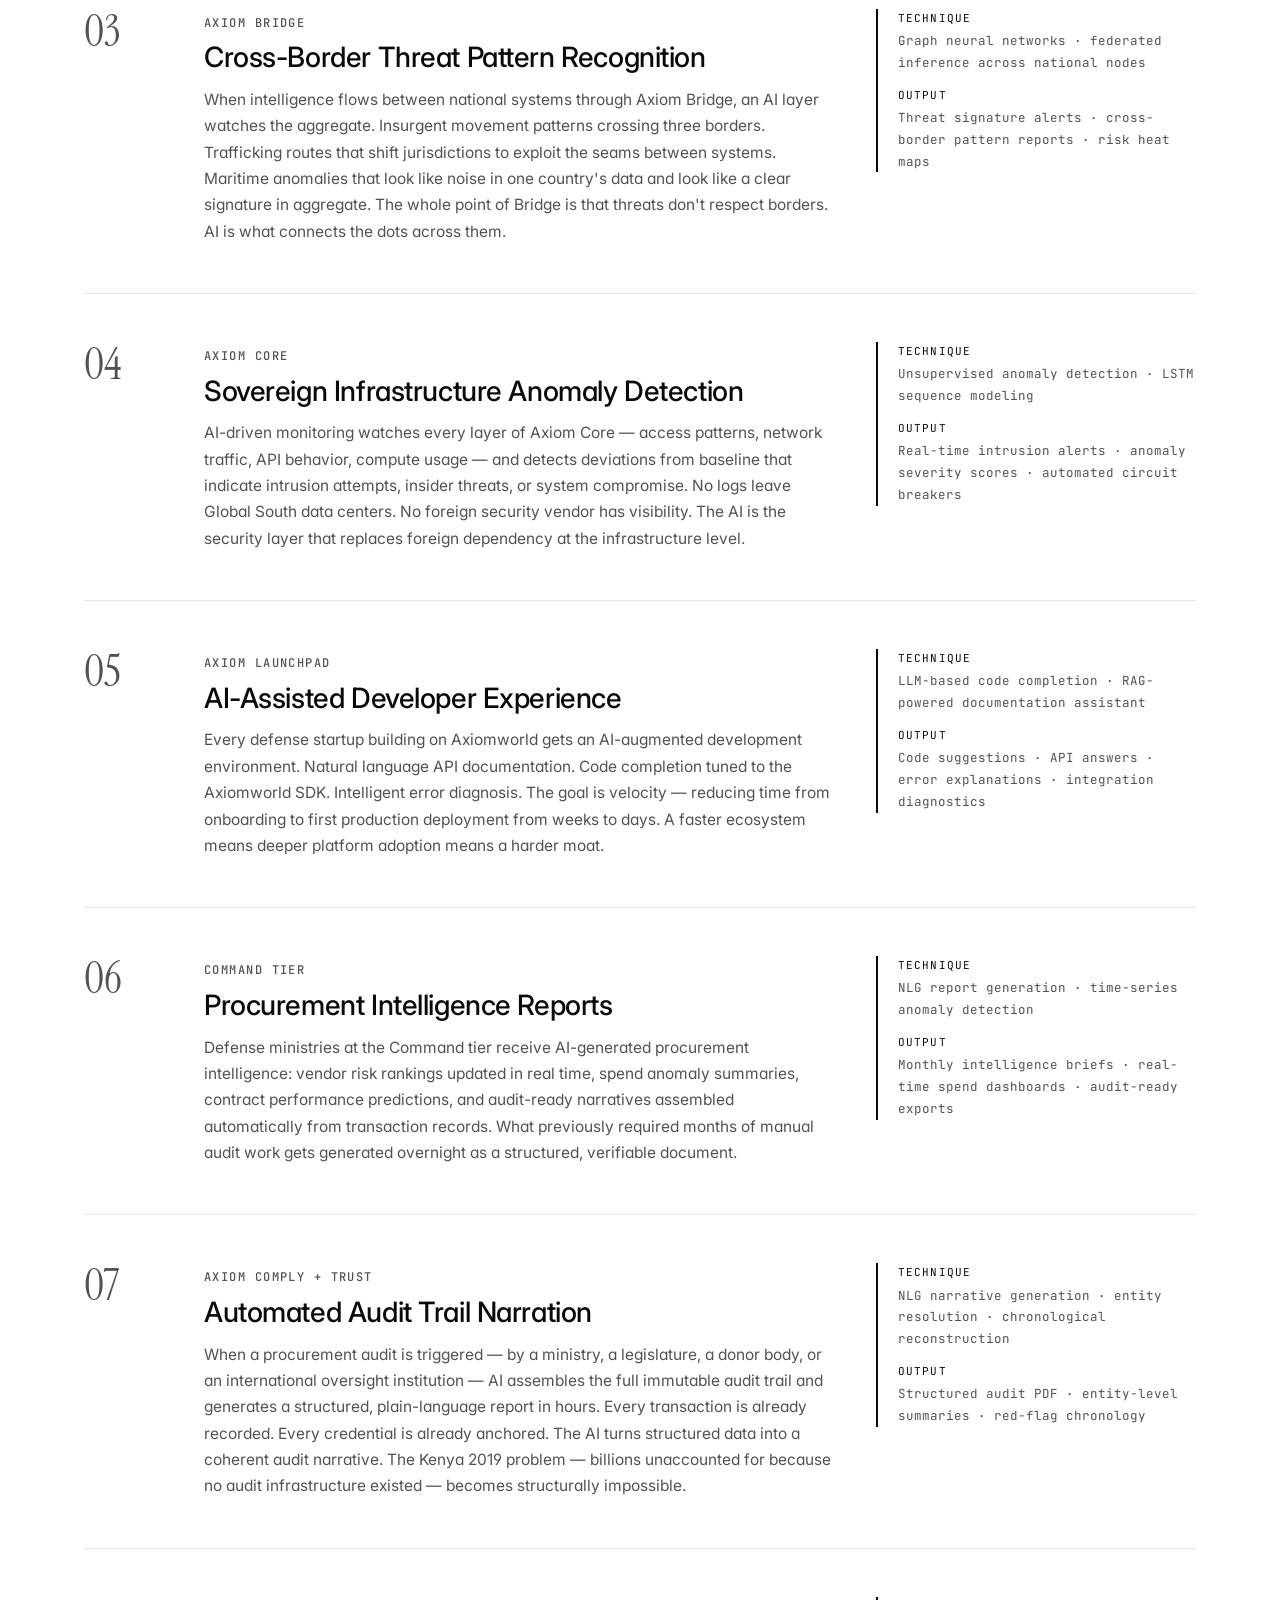
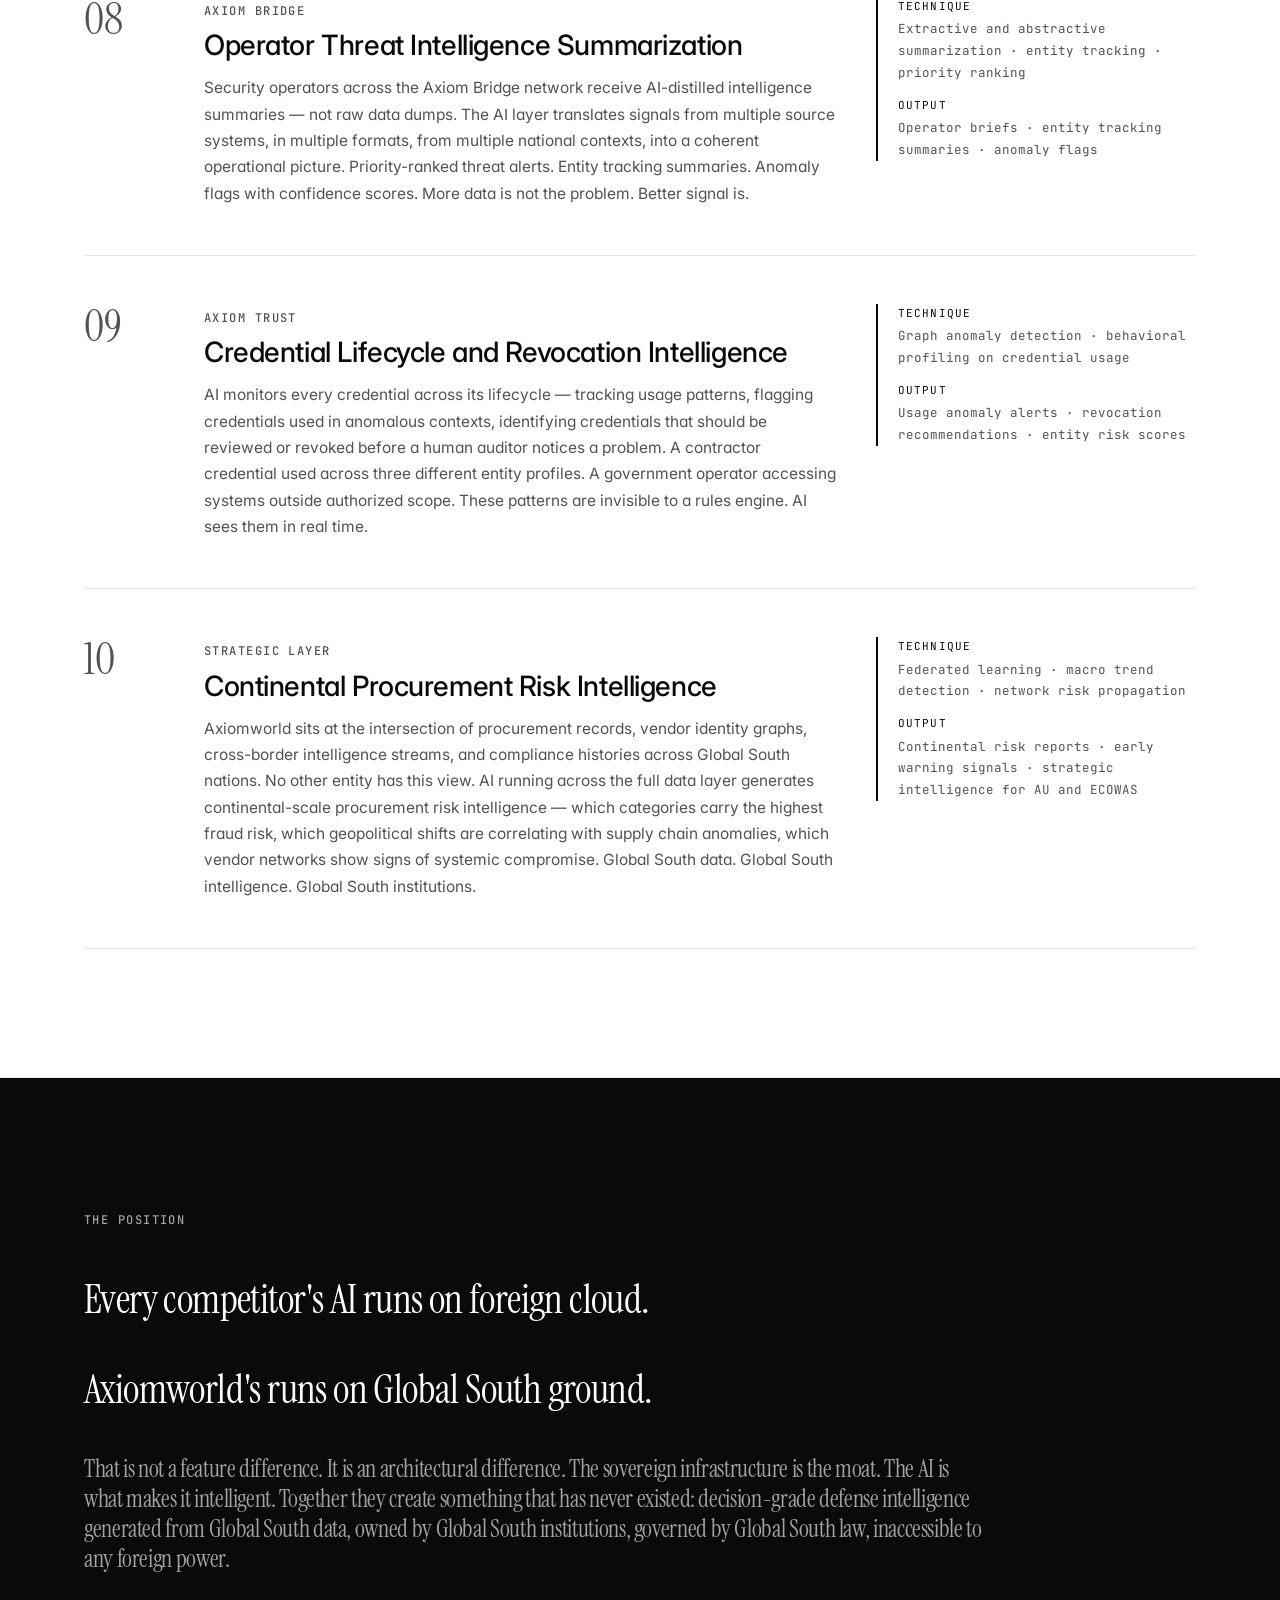
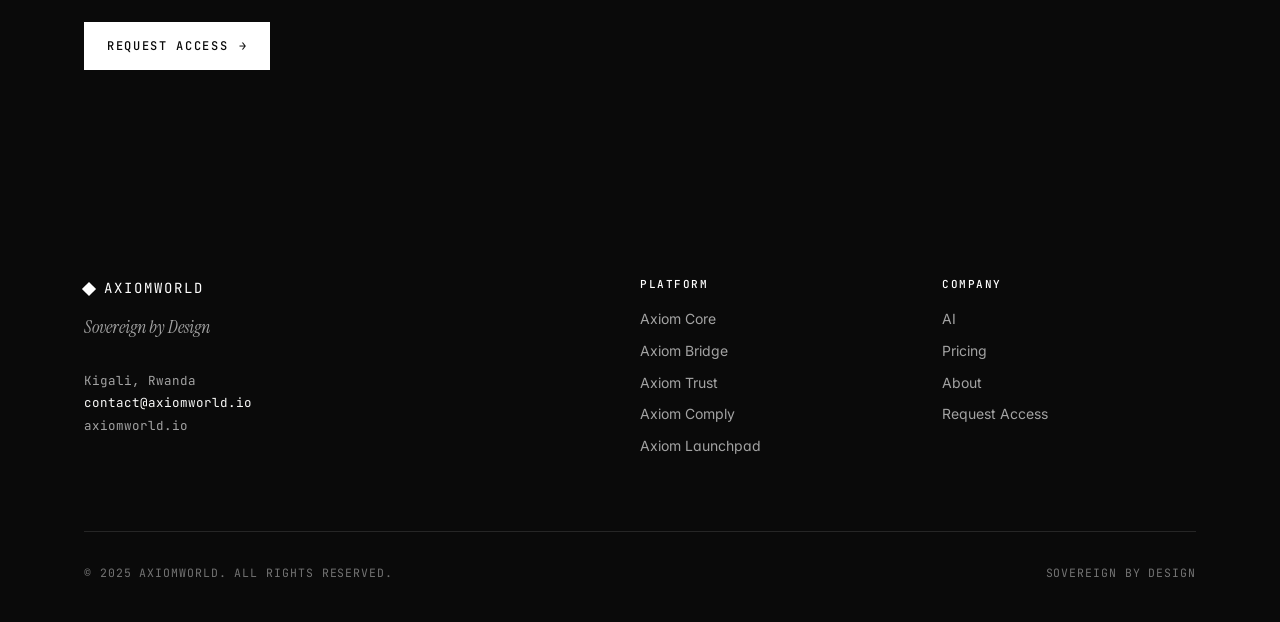
<file: ai.html>
<!doctype html>
<html lang="en">
<head>
<meta charset="utf-8" />
<meta name="viewport" content="width=device-width,initial-scale=1" />
<title>AI — Axiomworld</title>
<meta name="description" content="AI on sovereign ground. Every capability runs inside Global South data centers, governed by Global South law, inaccessible to foreign surveillance." />
<link rel="preconnect" href="https://fonts.googleapis.com" />
<link rel="preconnect" href="https://fonts.gstatic.com" crossorigin />
<link href="https://fonts.googleapis.com/css2?family=Inter:wght@400;500;600;700&family=JetBrains+Mono:wght@400;500&family=Instrument+Serif:ital@0;1&display=swap" rel="stylesheet" />
<link rel="stylesheet" href="styles.css" />
</head>
<body>

<header class="nav">
  <div class="nav-inner">
    <a href="index.html" class="brand">Axiomworld</a>
    <nav>
      <ul class="nav-links" id="navLinks">
        <li><a href="index.html">Home</a></li>
        <li><a href="platform.html">Platform</a></li>
        <li><a href="ai.html" class="active">AI</a></li>
        <li><a href="pricing.html">Pricing</a></li>
        <li><a href="about.html">About</a></li>
      </ul>
    </nav>
    <div class="nav-cta">
      <a href="request-access.html" class="btn">Request Access <span class="arrow">→</span></a>
      <button class="nav-toggle" id="navToggle" aria-label="Menu">Menu</button>
    </div>
  </div>
</header>

<main>

<section class="hero">
  <div class="container">
    <div class="hero-meta"><span>AI</span></div>
    <h1 class="hero-title">AI on <em>sovereign ground.</em></h1>
    <p class="section-kicker">Axiomworld provides the infrastructure. AI runs on top of it. The data never leaves Global South soil.</p>
    <p class="lede" style="margin-top: 32px;">Every AI capability on this platform operates entirely within Global South data centers, governed by Global South law, inaccessible to foreign surveillance. This is not a constraint. It is the competitive moat. Every competitor's AI product in the defense and security space runs on foreign cloud. The moment a foreign government subpoenas that cloud provider, the intelligence is exposed. Axiomworld eliminates that vulnerability structurally.</p>
  </div>
</section>

<section class="section">
  <div class="container">

    <div class="ai-list">

      <article class="ai-item">
        <div class="ai-item-num">01</div>
        <div class="ai-item-body">
          <span class="eyebrow">AXIOM TRUST</span>
          <h3>Vendor and Identity Fraud Detection</h3>
          <p>AI models trained on behavioral signals, document metadata, and registration patterns flag anomalous vendor identities before they enter the procurement chain. The 2015 Nigeria case — $2.1 billion lost through ghost vendors — is the exact failure this prevents. Ghost vendors do not pass cryptographic identity verification. AI adds a behavioral layer on top.</p>
        </div>
        <div class="ai-item-spec">
          <div><span class="label">Technique</span>Anomaly detection · supervised classification</div>
          <div><span class="label">Output</span>Risk score per vendor · automatic hold flag · audit trail entry</div>
        </div>
      </article>

      <article class="ai-item">
        <div class="ai-item-num">02</div>
        <div class="ai-item-body">
          <span class="eyebrow">AXIOM COMPLY</span>
          <h3>Predictive Compliance Scoring</h3>
          <p>The rules engine handles explicit compliance. The AI layer adds predictive compliance — flagging transactions that are technically within the rules but statistically consistent with fraud. A procurement that clears every rule but follows the pattern of a corrupt tender gets flagged at the point of submission. Not discovered in an audit two years later.</p>
        </div>
        <div class="ai-item-spec">
          <div><span class="label">Technique</span>Gradient boosted trees on historical fraud patterns</div>
          <div><span class="label">Output</span>Compliance probability score · fraud risk tier · escalation trigger</div>
        </div>
      </article>

      <article class="ai-item">
        <div class="ai-item-num">03</div>
        <div class="ai-item-body">
          <span class="eyebrow">AXIOM BRIDGE</span>
          <h3>Cross-Border Threat Pattern Recognition</h3>
          <p>When intelligence flows between national systems through Axiom Bridge, an AI layer watches the aggregate. Insurgent movement patterns crossing three borders. Trafficking routes that shift jurisdictions to exploit the seams between systems. Maritime anomalies that look like noise in one country's data and look like a clear signature in aggregate. The whole point of Bridge is that threats don't respect borders. AI is what connects the dots across them.</p>
        </div>
        <div class="ai-item-spec">
          <div><span class="label">Technique</span>Graph neural networks · federated inference across national nodes</div>
          <div><span class="label">Output</span>Threat signature alerts · cross-border pattern reports · risk heat maps</div>
        </div>
      </article>

      <article class="ai-item">
        <div class="ai-item-num">04</div>
        <div class="ai-item-body">
          <span class="eyebrow">AXIOM CORE</span>
          <h3>Sovereign Infrastructure Anomaly Detection</h3>
          <p>AI-driven monitoring watches every layer of Axiom Core — access patterns, network traffic, API behavior, compute usage — and detects deviations from baseline that indicate intrusion attempts, insider threats, or system compromise. No logs leave Global South data centers. No foreign security vendor has visibility. The AI is the security layer that replaces foreign dependency at the infrastructure level.</p>
        </div>
        <div class="ai-item-spec">
          <div><span class="label">Technique</span>Unsupervised anomaly detection · LSTM sequence modeling</div>
          <div><span class="label">Output</span>Real-time intrusion alerts · anomaly severity scores · automated circuit breakers</div>
        </div>
      </article>

      <article class="ai-item">
        <div class="ai-item-num">05</div>
        <div class="ai-item-body">
          <span class="eyebrow">AXIOM LAUNCHPAD</span>
          <h3>AI-Assisted Developer Experience</h3>
          <p>Every defense startup building on Axiomworld gets an AI-augmented development environment. Natural language API documentation. Code completion tuned to the Axiomworld SDK. Intelligent error diagnosis. The goal is velocity — reducing time from onboarding to first production deployment from weeks to days. A faster ecosystem means deeper platform adoption means a harder moat.</p>
        </div>
        <div class="ai-item-spec">
          <div><span class="label">Technique</span>LLM-based code completion · RAG-powered documentation assistant</div>
          <div><span class="label">Output</span>Code suggestions · API answers · error explanations · integration diagnostics</div>
        </div>
      </article>

      <article class="ai-item">
        <div class="ai-item-num">06</div>
        <div class="ai-item-body">
          <span class="eyebrow">COMMAND TIER</span>
          <h3>Procurement Intelligence Reports</h3>
          <p>Defense ministries at the Command tier receive AI-generated procurement intelligence: vendor risk rankings updated in real time, spend anomaly summaries, contract performance predictions, and audit-ready narratives assembled automatically from transaction records. What previously required months of manual audit work gets generated overnight as a structured, verifiable document.</p>
        </div>
        <div class="ai-item-spec">
          <div><span class="label">Technique</span>NLG report generation · time-series anomaly detection</div>
          <div><span class="label">Output</span>Monthly intelligence briefs · real-time spend dashboards · audit-ready exports</div>
        </div>
      </article>

      <article class="ai-item">
        <div class="ai-item-num">07</div>
        <div class="ai-item-body">
          <span class="eyebrow">AXIOM COMPLY + TRUST</span>
          <h3>Automated Audit Trail Narration</h3>
          <p>When a procurement audit is triggered — by a ministry, a legislature, a donor body, or an international oversight institution — AI assembles the full immutable audit trail and generates a structured, plain-language report in hours. Every transaction is already recorded. Every credential is already anchored. The AI turns structured data into a coherent audit narrative. The Kenya 2019 problem — billions unaccounted for because no audit infrastructure existed — becomes structurally impossible.</p>
        </div>
        <div class="ai-item-spec">
          <div><span class="label">Technique</span>NLG narrative generation · entity resolution · chronological reconstruction</div>
          <div><span class="label">Output</span>Structured audit PDF · entity-level summaries · red-flag chronology</div>
        </div>
      </article>

      <article class="ai-item">
        <div class="ai-item-num">08</div>
        <div class="ai-item-body">
          <span class="eyebrow">AXIOM BRIDGE</span>
          <h3>Operator Threat Intelligence Summarization</h3>
          <p>Security operators across the Axiom Bridge network receive AI-distilled intelligence summaries — not raw data dumps. The AI layer translates signals from multiple source systems, in multiple formats, from multiple national contexts, into a coherent operational picture. Priority-ranked threat alerts. Entity tracking summaries. Anomaly flags with confidence scores. More data is not the problem. Better signal is.</p>
        </div>
        <div class="ai-item-spec">
          <div><span class="label">Technique</span>Extractive and abstractive summarization · entity tracking · priority ranking</div>
          <div><span class="label">Output</span>Operator briefs · entity tracking summaries · anomaly flags</div>
        </div>
      </article>

      <article class="ai-item">
        <div class="ai-item-num">09</div>
        <div class="ai-item-body">
          <span class="eyebrow">AXIOM TRUST</span>
          <h3>Credential Lifecycle and Revocation Intelligence</h3>
          <p>AI monitors every credential across its lifecycle — tracking usage patterns, flagging credentials used in anomalous contexts, identifying credentials that should be reviewed or revoked before a human auditor notices a problem. A contractor credential used across three different entity profiles. A government operator accessing systems outside authorized scope. These patterns are invisible to a rules engine. AI sees them in real time.</p>
        </div>
        <div class="ai-item-spec">
          <div><span class="label">Technique</span>Graph anomaly detection · behavioral profiling on credential usage</div>
          <div><span class="label">Output</span>Usage anomaly alerts · revocation recommendations · entity risk scores</div>
        </div>
      </article>

      <article class="ai-item">
        <div class="ai-item-num">10</div>
        <div class="ai-item-body">
          <span class="eyebrow">STRATEGIC LAYER</span>
          <h3>Continental Procurement Risk Intelligence</h3>
          <p>Axiomworld sits at the intersection of procurement records, vendor identity graphs, cross-border intelligence streams, and compliance histories across Global South nations. No other entity has this view. AI running across the full data layer generates continental-scale procurement risk intelligence — which categories carry the highest fraud risk, which geopolitical shifts are correlating with supply chain anomalies, which vendor networks show signs of systemic compromise. Global South data. Global South intelligence. Global South institutions.</p>
        </div>
        <div class="ai-item-spec">
          <div><span class="label">Technique</span>Federated learning · macro trend detection · network risk propagation</div>
          <div><span class="label">Output</span>Continental risk reports · early warning signals · strategic intelligence for AU and ECOWAS</div>
        </div>
      </article>

    </div>
  </div>
</section>

<section class="section section--black">
  <div class="container">
    <span class="eyebrow">The Position</span>
    <div class="statement-body" style="margin-top: 24px;">
      <p style="color:#fafaf9;">Every competitor's AI runs on foreign cloud.</p>
      <p style="color:#fafaf9;">Axiomworld's runs on Global South ground.</p>
      <p style="color:#a3a3a3; font-size: clamp(18px, 2vw, 24px); margin-top: 40px;">That is not a feature difference. It is an architectural difference. The sovereign infrastructure is the moat. The AI is what makes it intelligent. Together they create something that has never existed: decision-grade defense intelligence generated from Global South data, owned by Global South institutions, governed by Global South law, inaccessible to any foreign power.</p>
    </div>
    <div style="margin-top: 48px;">
      <a href="request-access.html" class="btn" style="background:#fff; color:var(--text); border-color:#fff;">Request Access <span class="arrow">→</span></a>
    </div>
  </div>
</section>

</main>

<footer class="footer">
  <div class="container">
    <div class="footer-grid">
      <div>
        <div class="footer-brand">Axiomworld</div>
        <div class="footer-tag">Sovereign by Design</div>
        <div class="footer-addr">
          Kigali, Rwanda<br>
          <a href="mailto:contact@axiomworld.io">contact@axiomworld.io</a><br>
          axiomworld.io
        </div>
      </div>
      <div>
        <h4>Platform</h4>
        <ul>
          <li><a href="platform.html">Axiom Core</a></li>
          <li><a href="platform.html">Axiom Bridge</a></li>
          <li><a href="platform.html">Axiom Trust</a></li>
          <li><a href="platform.html">Axiom Comply</a></li>
          <li><a href="platform.html">Axiom Launchpad</a></li>
        </ul>
      </div>
      <div>
        <h4>Company</h4>
        <ul>
          <li><a href="ai.html">AI</a></li>
          <li><a href="pricing.html">Pricing</a></li>
          <li><a href="about.html">About</a></li>
          <li><a href="request-access.html">Request Access</a></li>
        </ul>
      </div>
    </div>
    <div class="footer-base">
      <div>© 2025 Axiomworld. All rights reserved.</div>
      <div>Sovereign by Design</div>
    </div>
  </div>
</footer>

<script>
  (function(){
    var t = document.getElementById('navToggle');
    var l = document.getElementById('navLinks');
    if (t && l) t.addEventListener('click', function(){ l.classList.toggle('open'); });
  })();
</script>

</body>
</html>
</file>
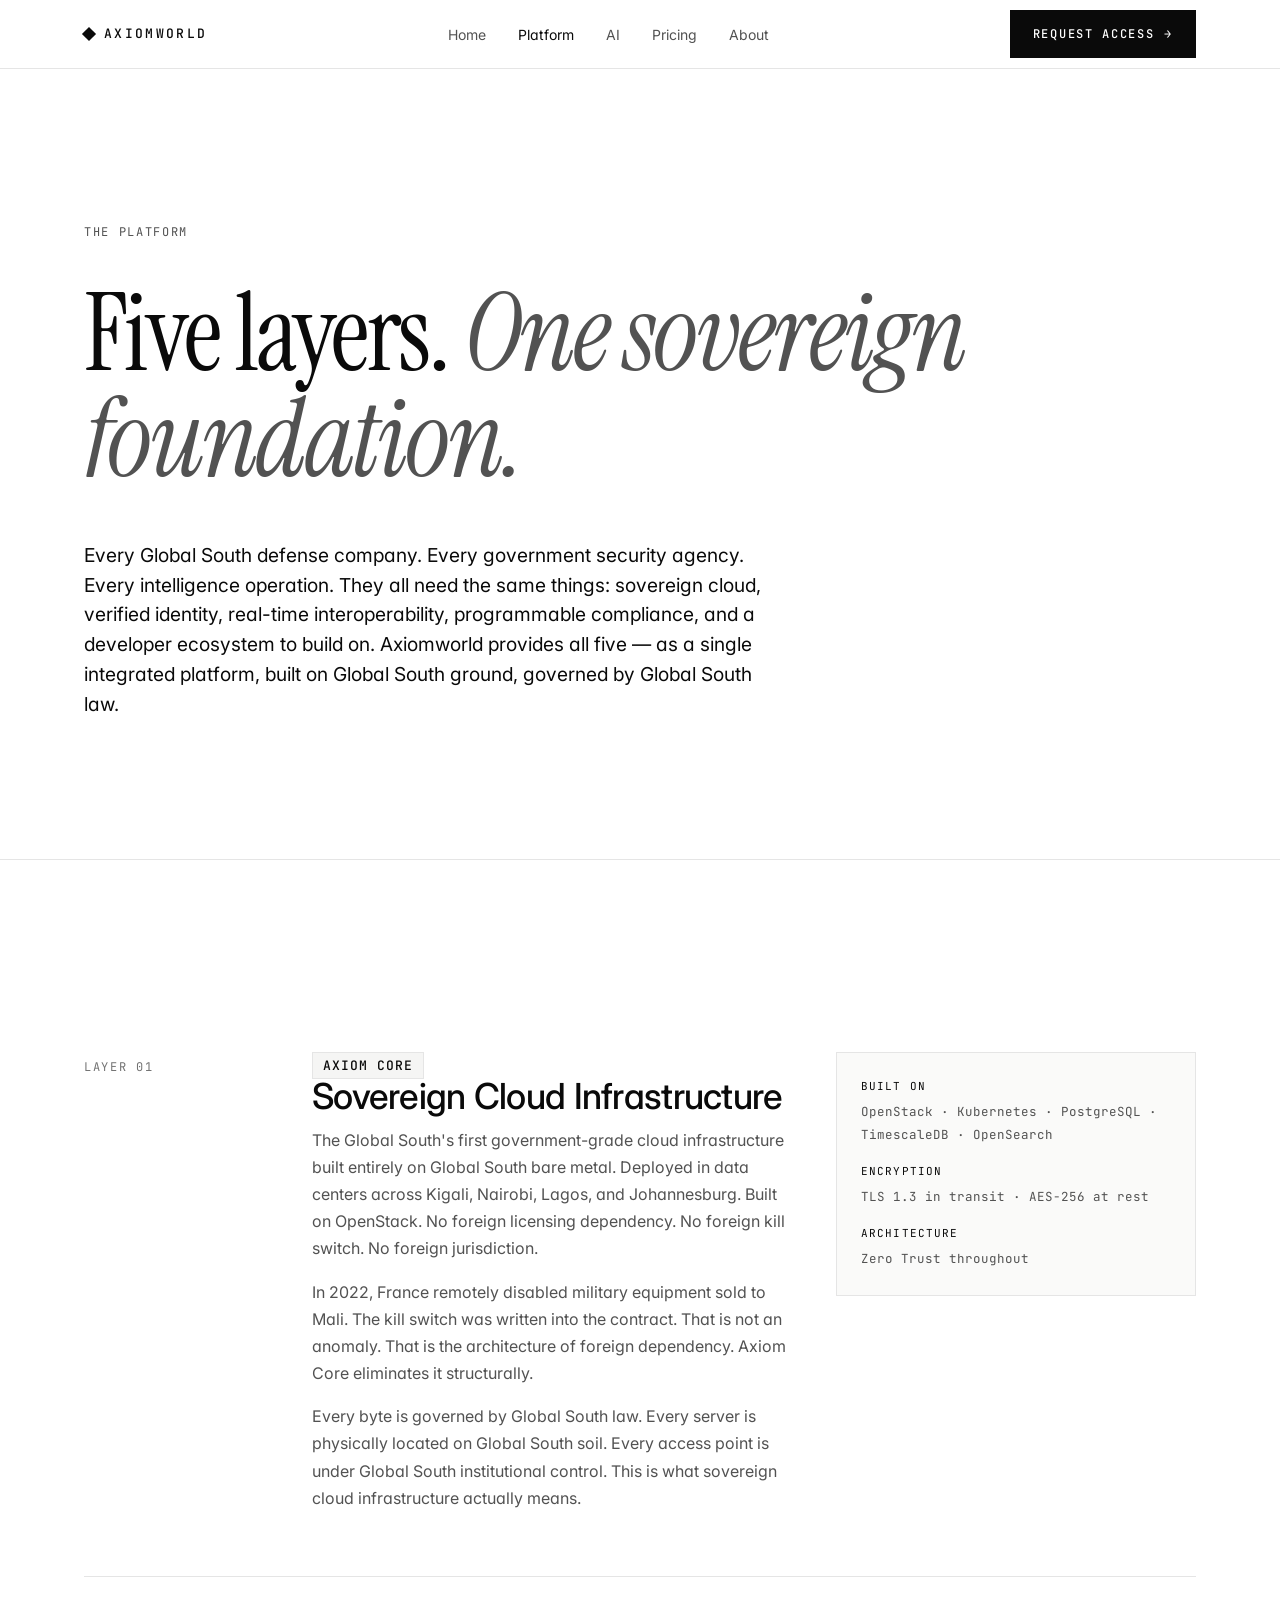
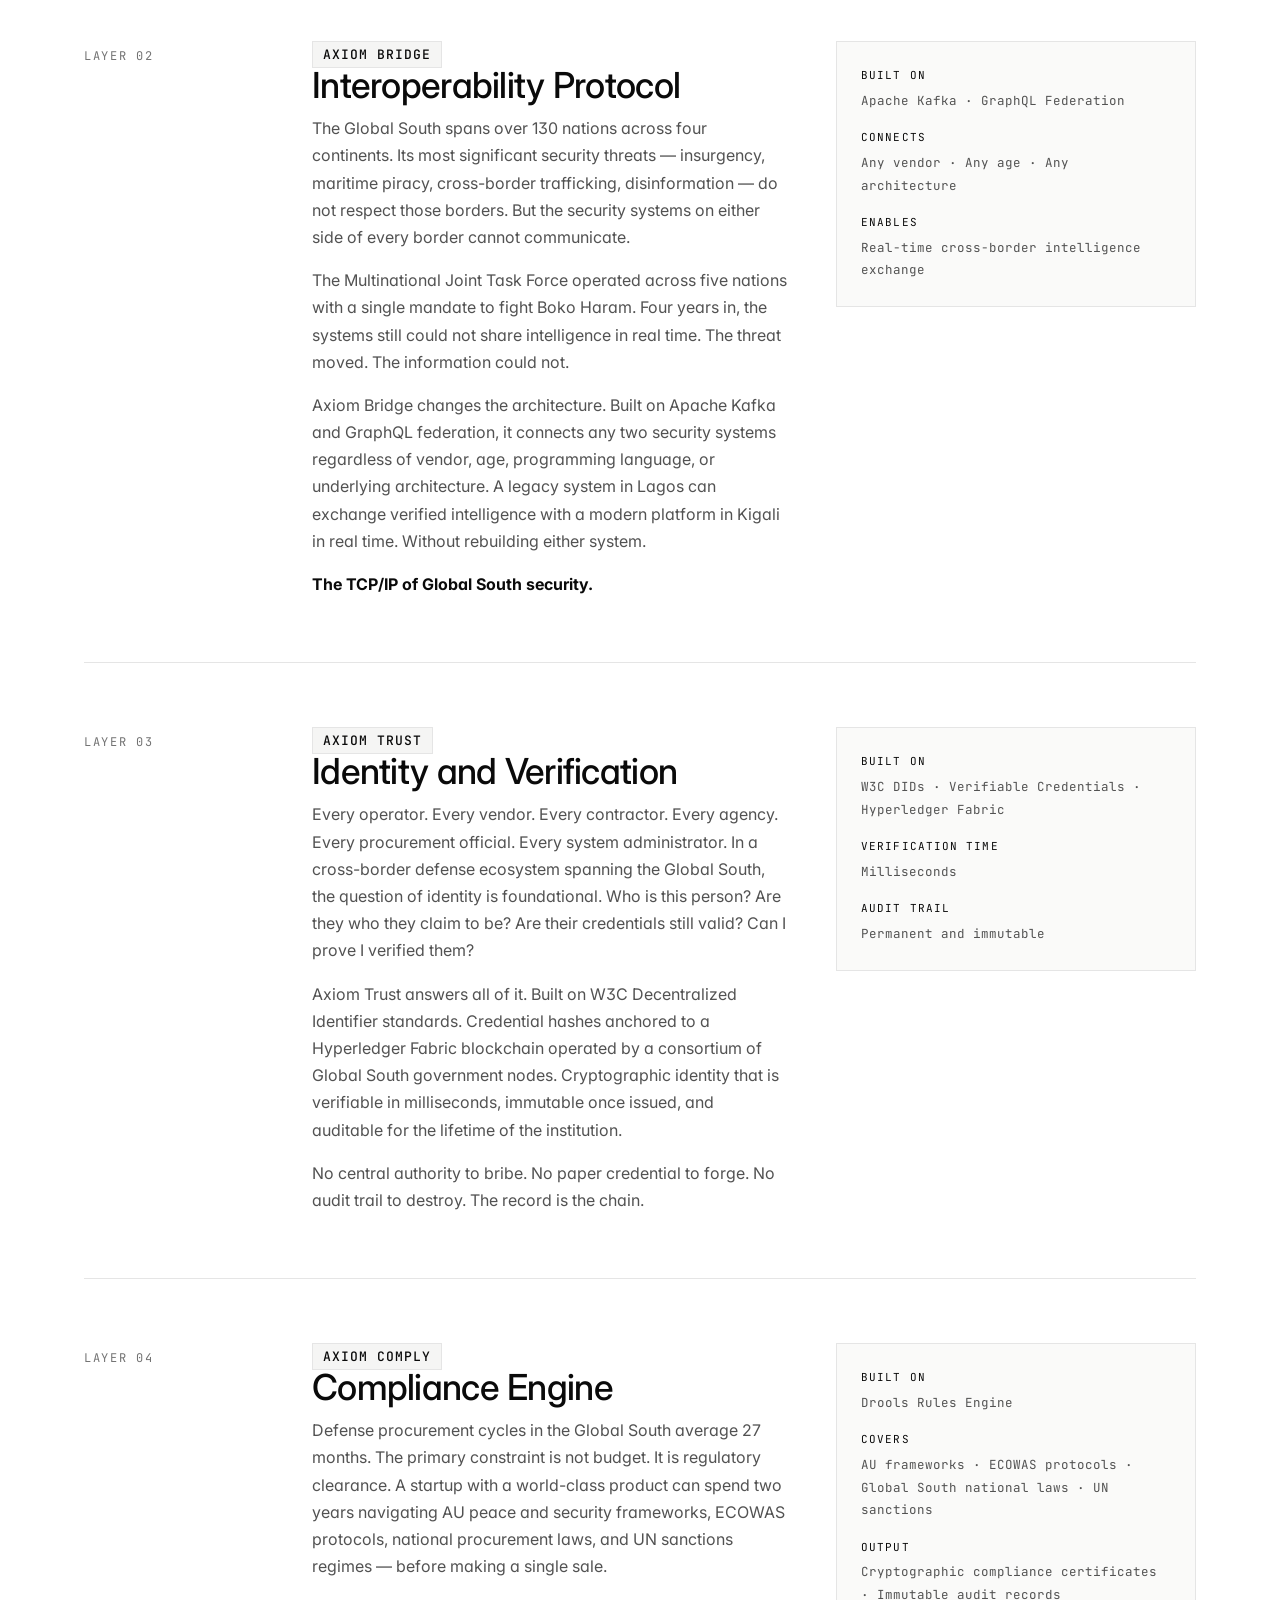
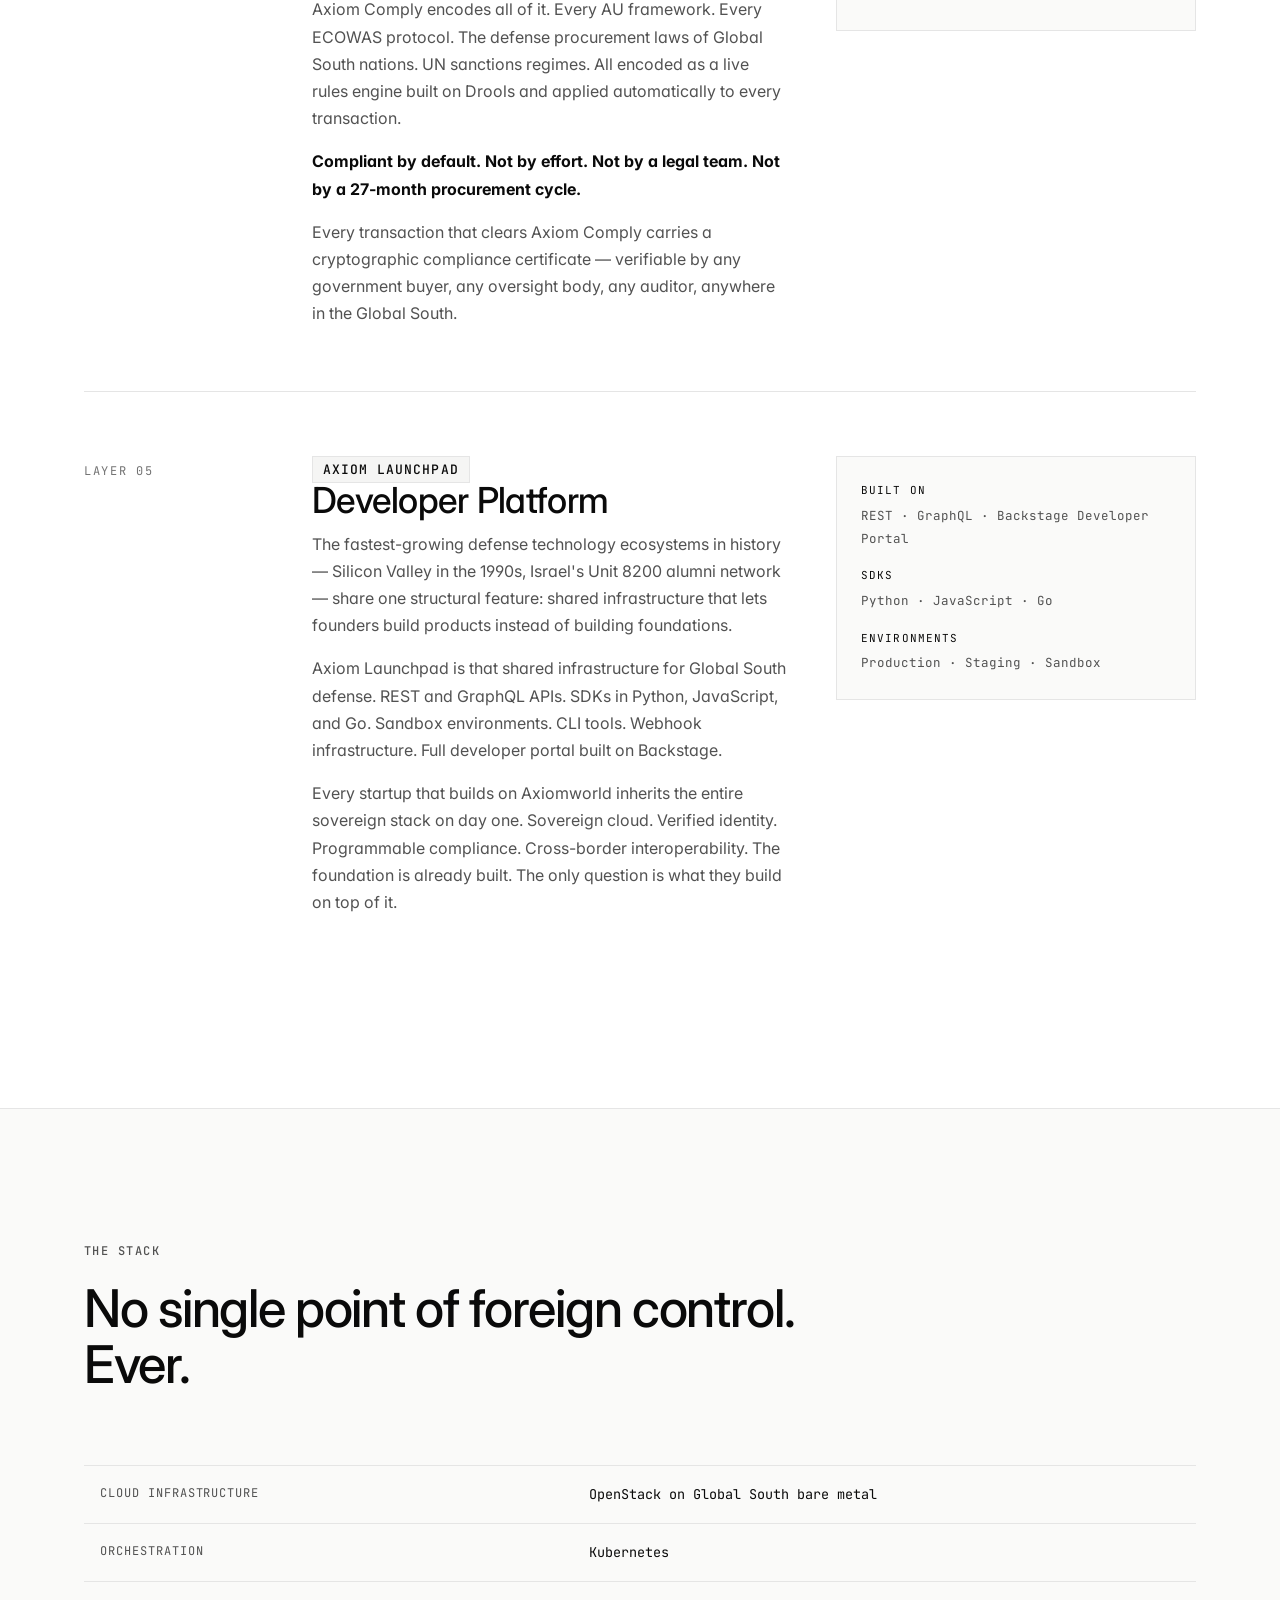
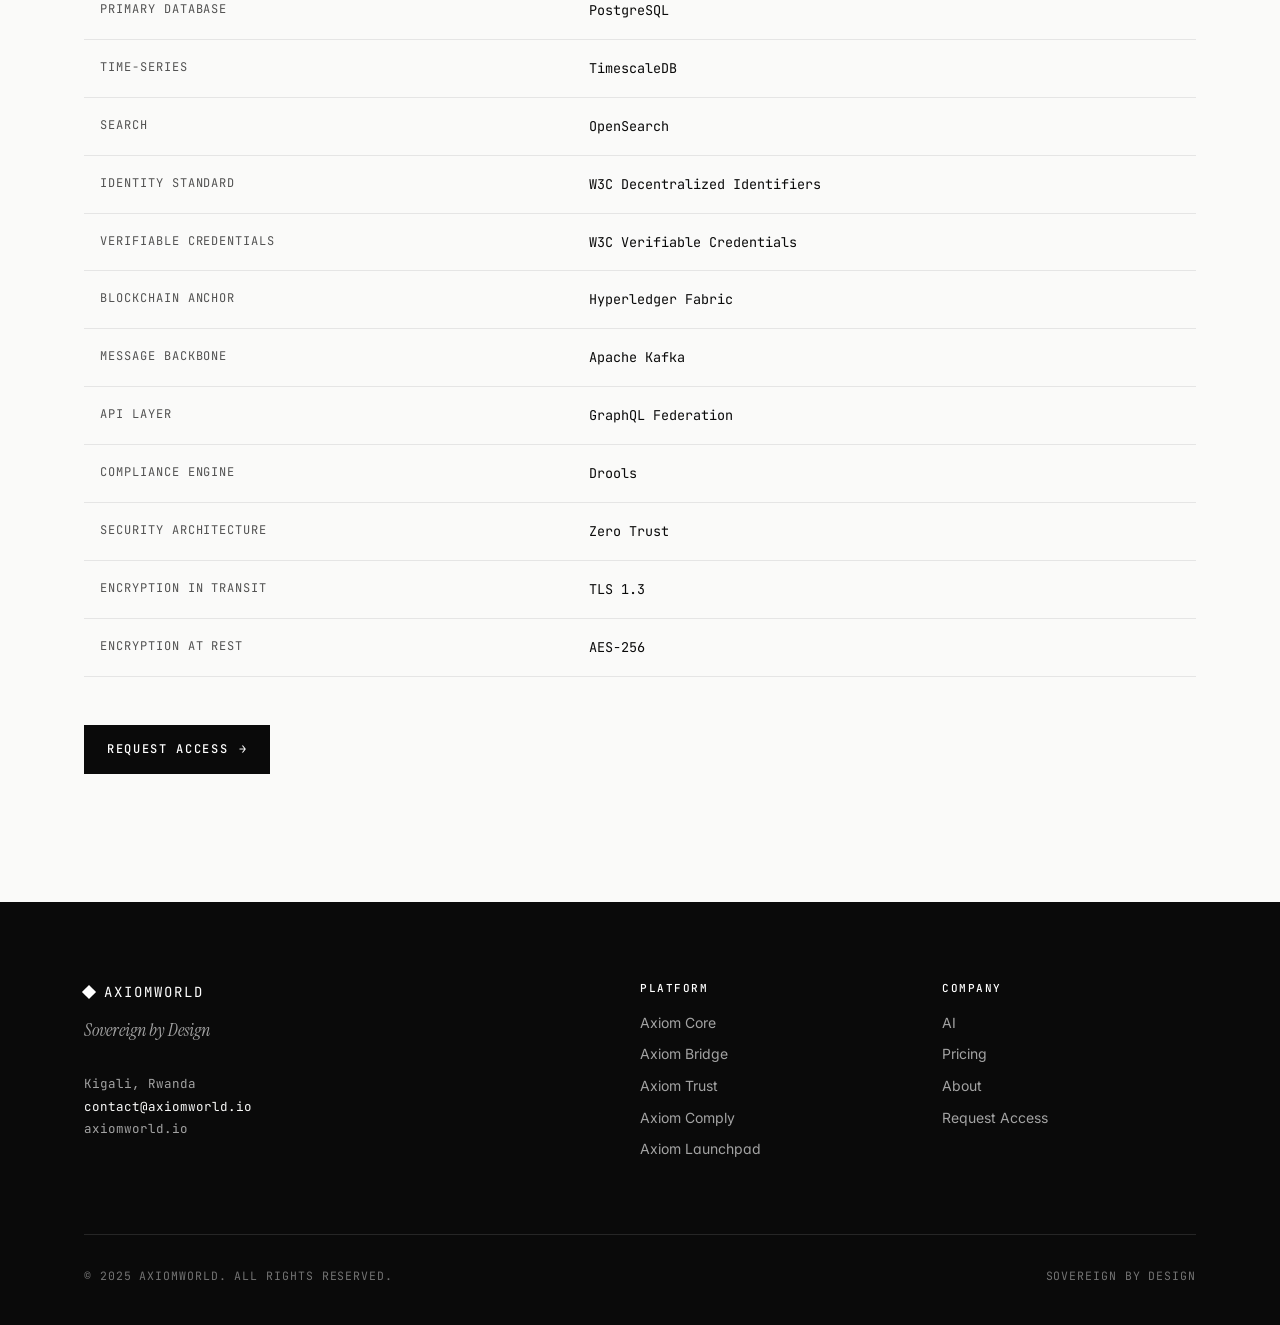
<file: platform.html>
<!doctype html>
<html lang="en">
<head>
<meta charset="utf-8" />
<meta name="viewport" content="width=device-width,initial-scale=1" />
<title>Platform — Axiomworld</title>
<meta name="description" content="Five layers. One sovereign foundation. Axiom Core, Bridge, Trust, Comply, Launchpad — the full sovereign defense infrastructure platform." />
<link rel="preconnect" href="https://fonts.googleapis.com" />
<link rel="preconnect" href="https://fonts.gstatic.com" crossorigin />
<link href="https://fonts.googleapis.com/css2?family=Inter:wght@400;500;600;700&family=JetBrains+Mono:wght@400;500&family=Instrument+Serif:ital@0;1&display=swap" rel="stylesheet" />
<link rel="stylesheet" href="styles.css" />
</head>
<body>

<header class="nav">
  <div class="nav-inner">
    <a href="index.html" class="brand">Axiomworld</a>
    <nav>
      <ul class="nav-links" id="navLinks">
        <li><a href="index.html">Home</a></li>
        <li><a href="platform.html" class="active">Platform</a></li>
        <li><a href="ai.html">AI</a></li>
        <li><a href="pricing.html">Pricing</a></li>
        <li><a href="about.html">About</a></li>
      </ul>
    </nav>
    <div class="nav-cta">
      <a href="request-access.html" class="btn">Request Access <span class="arrow">→</span></a>
      <button class="nav-toggle" id="navToggle" aria-label="Menu">Menu</button>
    </div>
  </div>
</header>

<main>

<section class="hero">
  <div class="container">
    <div class="hero-meta"><span>THE PLATFORM</span></div>
    <h1 class="hero-title">Five layers. <em>One sovereign foundation.</em></h1>
    <p class="lede">Every Global South defense company. Every government security agency. Every intelligence operation. They all need the same things: sovereign cloud, verified identity, real-time interoperability, programmable compliance, and a developer ecosystem to build on. Axiomworld provides all five — as a single integrated platform, built on Global South ground, governed by Global South law.</p>
  </div>
</section>

<section class="section">
  <div class="container">

    <article class="layer-row">
      <div class="layer-num">LAYER 01</div>
      <div class="layer-row-main">
        <span class="layer-code">AXIOM CORE</span>
        <h3>Sovereign Cloud Infrastructure</h3>
        <p>The Global South's first government-grade cloud infrastructure built entirely on Global South bare metal. Deployed in data centers across Kigali, Nairobi, Lagos, and Johannesburg. Built on OpenStack. No foreign licensing dependency. No foreign kill switch. No foreign jurisdiction.</p>
        <p>In 2022, France remotely disabled military equipment sold to Mali. The kill switch was written into the contract. That is not an anomaly. That is the architecture of foreign dependency. Axiom Core eliminates it structurally.</p>
        <p>Every byte is governed by Global South law. Every server is physically located on Global South soil. Every access point is under Global South institutional control. This is what sovereign cloud infrastructure actually means.</p>
      </div>
      <div class="layer-specs">
        <div><span class="label">Built on</span>OpenStack · Kubernetes · PostgreSQL · TimescaleDB · OpenSearch</div>
        <div><span class="label">Encryption</span>TLS 1.3 in transit · AES-256 at rest</div>
        <div><span class="label">Architecture</span>Zero Trust throughout</div>
      </div>
    </article>

    <article class="layer-row">
      <div class="layer-num">LAYER 02</div>
      <div class="layer-row-main">
        <span class="layer-code">AXIOM BRIDGE</span>
        <h3>Interoperability Protocol</h3>
        <p>The Global South spans over 130 nations across four continents. Its most significant security threats — insurgency, maritime piracy, cross-border trafficking, disinformation — do not respect those borders. But the security systems on either side of every border cannot communicate.</p>
        <p>The Multinational Joint Task Force operated across five nations with a single mandate to fight Boko Haram. Four years in, the systems still could not share intelligence in real time. The threat moved. The information could not.</p>
        <p>Axiom Bridge changes the architecture. Built on Apache Kafka and GraphQL federation, it connects any two security systems regardless of vendor, age, programming language, or underlying architecture. A legacy system in Lagos can exchange verified intelligence with a modern platform in Kigali in real time. Without rebuilding either system.</p>
        <p><strong style="color:var(--text);">The TCP/IP of Global South security.</strong></p>
      </div>
      <div class="layer-specs">
        <div><span class="label">Built on</span>Apache Kafka · GraphQL Federation</div>
        <div><span class="label">Connects</span>Any vendor · Any age · Any architecture</div>
        <div><span class="label">Enables</span>Real-time cross-border intelligence exchange</div>
      </div>
    </article>

    <article class="layer-row">
      <div class="layer-num">LAYER 03</div>
      <div class="layer-row-main">
        <span class="layer-code">AXIOM TRUST</span>
        <h3>Identity and Verification</h3>
        <p>Every operator. Every vendor. Every contractor. Every agency. Every procurement official. Every system administrator. In a cross-border defense ecosystem spanning the Global South, the question of identity is foundational. Who is this person? Are they who they claim to be? Are their credentials still valid? Can I prove I verified them?</p>
        <p>Axiom Trust answers all of it. Built on W3C Decentralized Identifier standards. Credential hashes anchored to a Hyperledger Fabric blockchain operated by a consortium of Global South government nodes. Cryptographic identity that is verifiable in milliseconds, immutable once issued, and auditable for the lifetime of the institution.</p>
        <p>No central authority to bribe. No paper credential to forge. No audit trail to destroy. The record is the chain.</p>
      </div>
      <div class="layer-specs">
        <div><span class="label">Built on</span>W3C DIDs · Verifiable Credentials · Hyperledger Fabric</div>
        <div><span class="label">Verification time</span>Milliseconds</div>
        <div><span class="label">Audit trail</span>Permanent and immutable</div>
      </div>
    </article>

    <article class="layer-row">
      <div class="layer-num">LAYER 04</div>
      <div class="layer-row-main">
        <span class="layer-code">AXIOM COMPLY</span>
        <h3>Compliance Engine</h3>
        <p>Defense procurement cycles in the Global South average 27 months. The primary constraint is not budget. It is regulatory clearance. A startup with a world-class product can spend two years navigating AU peace and security frameworks, ECOWAS protocols, national procurement laws, and UN sanctions regimes — before making a single sale.</p>
        <p>Axiom Comply encodes all of it. Every AU framework. Every ECOWAS protocol. The defense procurement laws of Global South nations. UN sanctions regimes. All encoded as a live rules engine built on Drools and applied automatically to every transaction.</p>
        <p><strong style="color:var(--text);">Compliant by default. Not by effort. Not by a legal team. Not by a 27-month procurement cycle.</strong></p>
        <p>Every transaction that clears Axiom Comply carries a cryptographic compliance certificate — verifiable by any government buyer, any oversight body, any auditor, anywhere in the Global South.</p>
      </div>
      <div class="layer-specs">
        <div><span class="label">Built on</span>Drools Rules Engine</div>
        <div><span class="label">Covers</span>AU frameworks · ECOWAS protocols · Global South national laws · UN sanctions</div>
        <div><span class="label">Output</span>Cryptographic compliance certificates · Immutable audit records</div>
      </div>
    </article>

    <article class="layer-row">
      <div class="layer-num">LAYER 05</div>
      <div class="layer-row-main">
        <span class="layer-code">AXIOM LAUNCHPAD</span>
        <h3>Developer Platform</h3>
        <p>The fastest-growing defense technology ecosystems in history — Silicon Valley in the 1990s, Israel's Unit 8200 alumni network — share one structural feature: shared infrastructure that lets founders build products instead of building foundations.</p>
        <p>Axiom Launchpad is that shared infrastructure for Global South defense. REST and GraphQL APIs. SDKs in Python, JavaScript, and Go. Sandbox environments. CLI tools. Webhook infrastructure. Full developer portal built on Backstage.</p>
        <p>Every startup that builds on Axiomworld inherits the entire sovereign stack on day one. Sovereign cloud. Verified identity. Programmable compliance. Cross-border interoperability. The foundation is already built. The only question is what they build on top of it.</p>
      </div>
      <div class="layer-specs">
        <div><span class="label">Built on</span>REST · GraphQL · Backstage Developer Portal</div>
        <div><span class="label">SDKs</span>Python · JavaScript · Go</div>
        <div><span class="label">Environments</span>Production · Staging · Sandbox</div>
      </div>
    </article>

  </div>
</section>

<section class="section section--alt">
  <div class="container">
    <div class="section-head">
      <span class="eyebrow">The Stack</span>
      <h2 class="section-title">No single point of foreign control. Ever.</h2>
    </div>
    <table class="stack-table">
      <tbody>
        <tr><td>Cloud Infrastructure</td><td>OpenStack on Global South bare metal</td></tr>
        <tr><td>Orchestration</td><td>Kubernetes</td></tr>
        <tr><td>Primary Database</td><td>PostgreSQL</td></tr>
        <tr><td>Time-series</td><td>TimescaleDB</td></tr>
        <tr><td>Search</td><td>OpenSearch</td></tr>
        <tr><td>Identity Standard</td><td>W3C Decentralized Identifiers</td></tr>
        <tr><td>Verifiable Credentials</td><td>W3C Verifiable Credentials</td></tr>
        <tr><td>Blockchain Anchor</td><td>Hyperledger Fabric</td></tr>
        <tr><td>Message Backbone</td><td>Apache Kafka</td></tr>
        <tr><td>API Layer</td><td>GraphQL Federation</td></tr>
        <tr><td>Compliance Engine</td><td>Drools</td></tr>
        <tr><td>Security Architecture</td><td>Zero Trust</td></tr>
        <tr><td>Encryption in Transit</td><td>TLS 1.3</td></tr>
        <tr><td>Encryption at Rest</td><td>AES-256</td></tr>
      </tbody>
    </table>
    <div style="margin-top: 48px;">
      <a href="request-access.html" class="btn">Request Access <span class="arrow">→</span></a>
    </div>
  </div>
</section>

</main>

<footer class="footer">
  <div class="container">
    <div class="footer-grid">
      <div>
        <div class="footer-brand">Axiomworld</div>
        <div class="footer-tag">Sovereign by Design</div>
        <div class="footer-addr">
          Kigali, Rwanda<br>
          <a href="mailto:contact@axiomworld.io">contact@axiomworld.io</a><br>
          axiomworld.io
        </div>
      </div>
      <div>
        <h4>Platform</h4>
        <ul>
          <li><a href="platform.html">Axiom Core</a></li>
          <li><a href="platform.html">Axiom Bridge</a></li>
          <li><a href="platform.html">Axiom Trust</a></li>
          <li><a href="platform.html">Axiom Comply</a></li>
          <li><a href="platform.html">Axiom Launchpad</a></li>
        </ul>
      </div>
      <div>
        <h4>Company</h4>
        <ul>
          <li><a href="ai.html">AI</a></li>
          <li><a href="pricing.html">Pricing</a></li>
          <li><a href="about.html">About</a></li>
          <li><a href="request-access.html">Request Access</a></li>
        </ul>
      </div>
    </div>
    <div class="footer-base">
      <div>© 2025 Axiomworld. All rights reserved.</div>
      <div>Sovereign by Design</div>
    </div>
  </div>
</footer>

<script>
  (function(){
    var t = document.getElementById('navToggle');
    var l = document.getElementById('navLinks');
    if (t && l) t.addEventListener('click', function(){ l.classList.toggle('open'); });
  })();
</script>

</body>
</html>
</file>
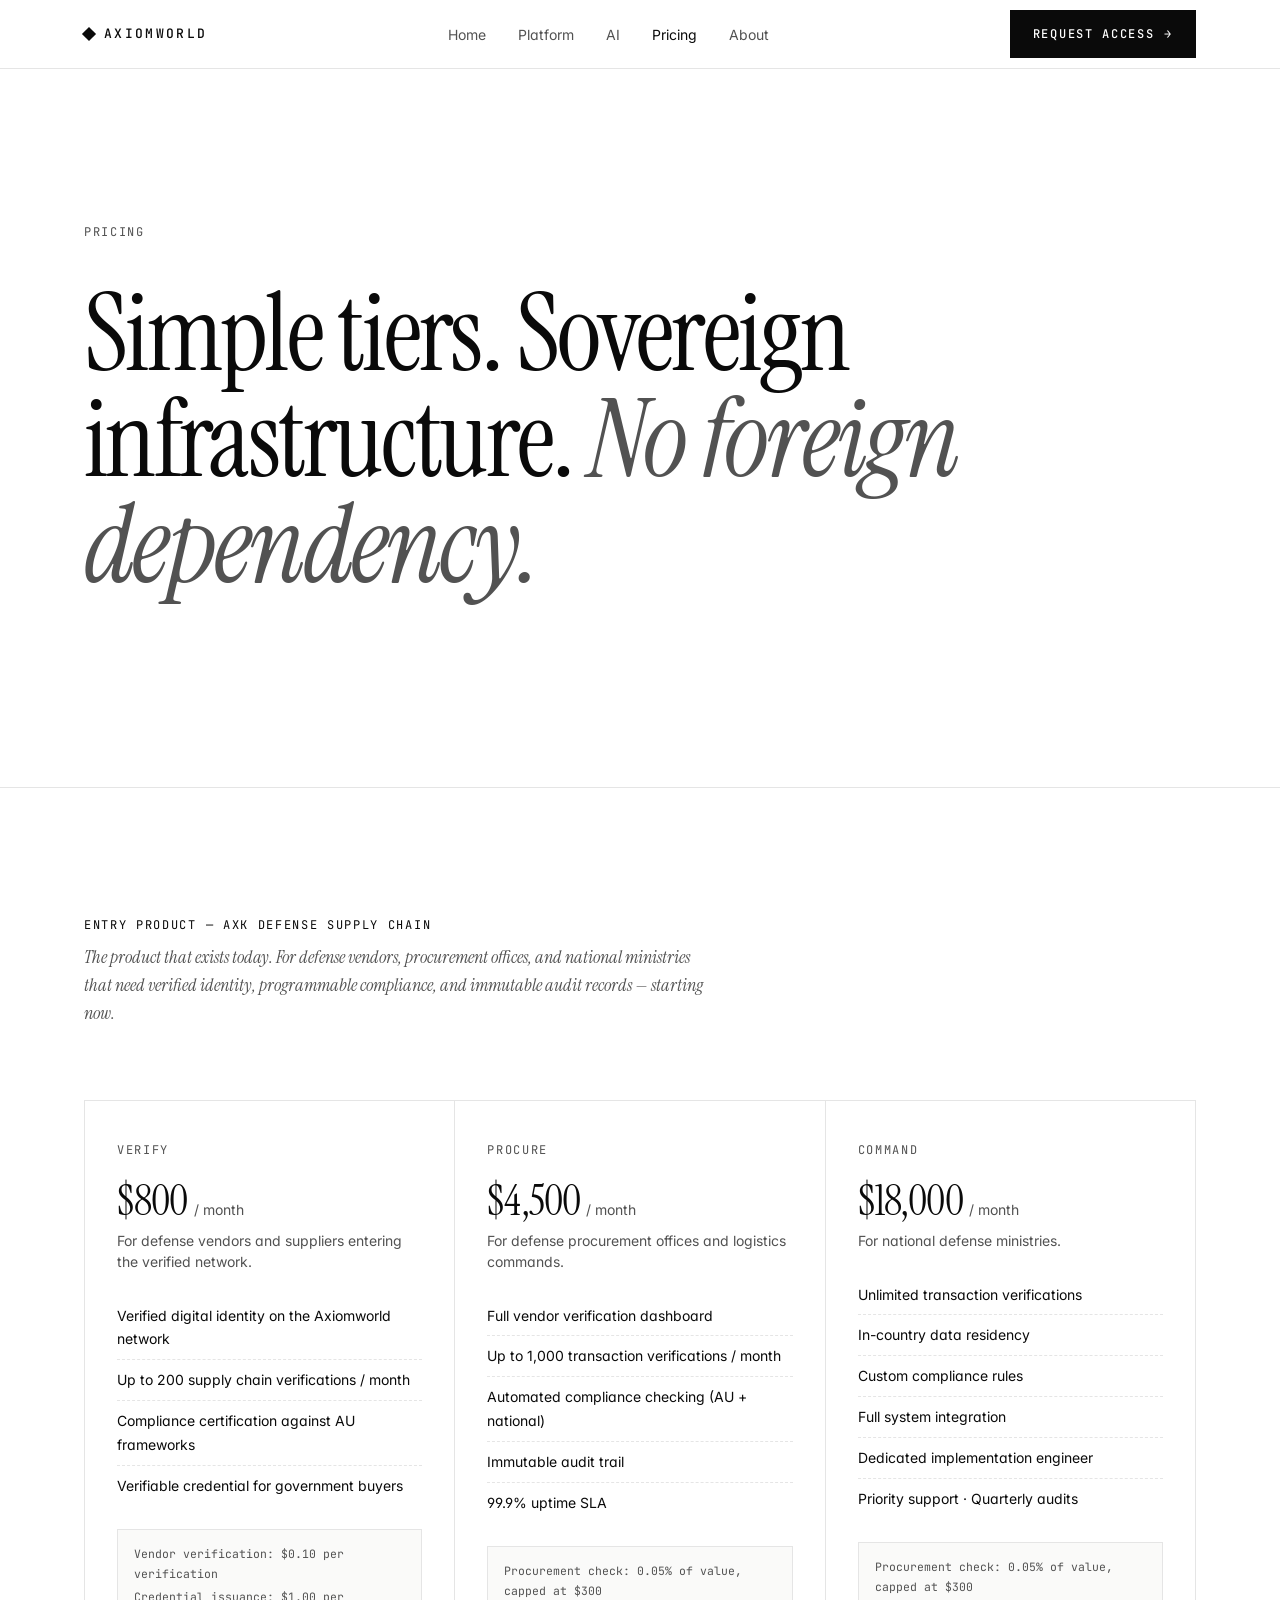
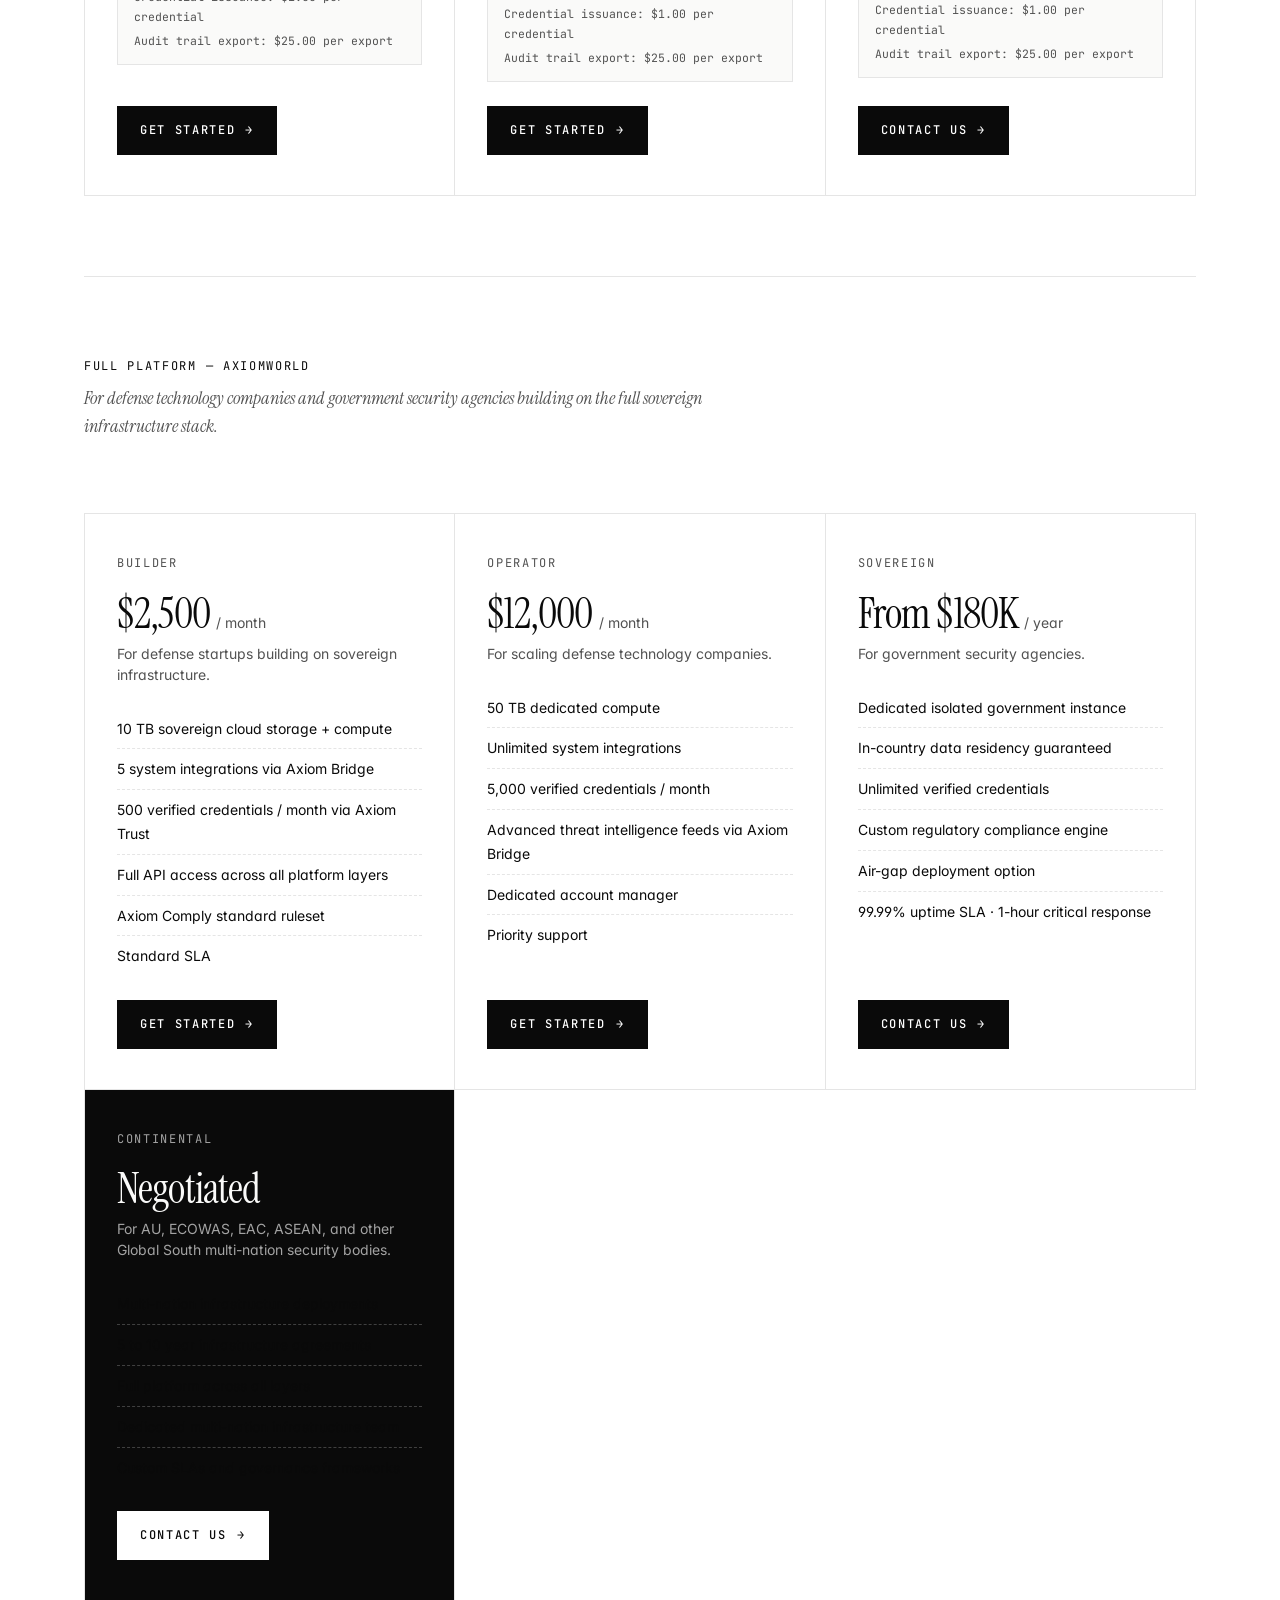
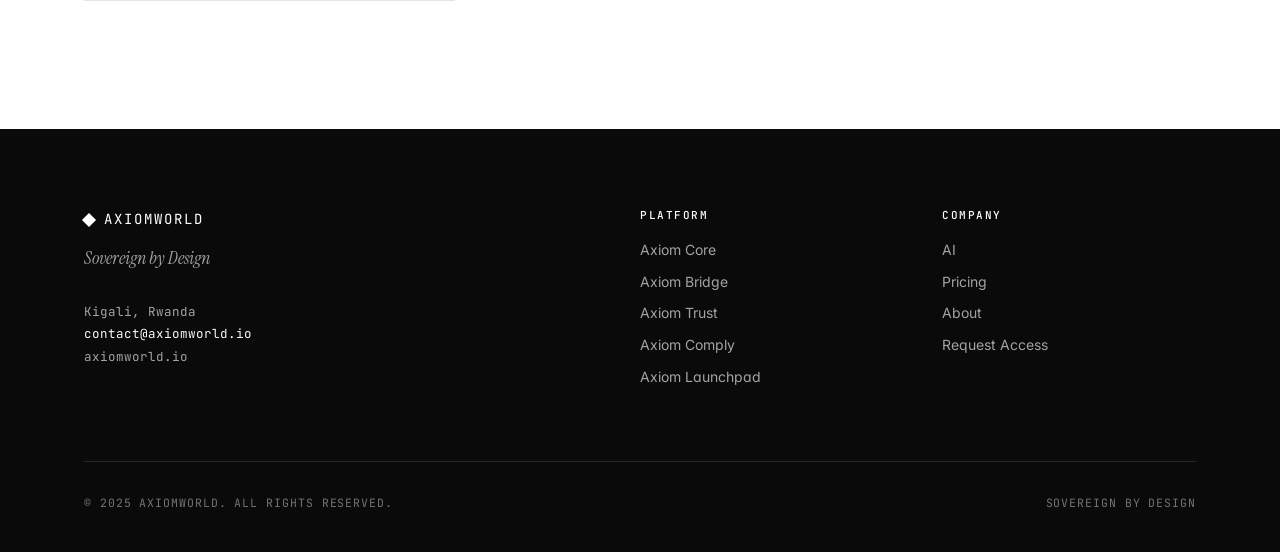
<file: pricing.html>
<!doctype html>
<html lang="en">
<head>
<meta charset="utf-8" />
<meta name="viewport" content="width=device-width,initial-scale=1" />
<title>Pricing — Axiomworld</title>
<meta name="description" content="Simple tiers. Sovereign infrastructure. No foreign dependency. Pricing for AXK Defense Supply Chain and the full Axiomworld platform." />
<link rel="preconnect" href="https://fonts.googleapis.com" />
<link rel="preconnect" href="https://fonts.gstatic.com" crossorigin />
<link href="https://fonts.googleapis.com/css2?family=Inter:wght@400;500;600;700&family=JetBrains+Mono:wght@400;500&family=Instrument+Serif:ital@0;1&display=swap" rel="stylesheet" />
<link rel="stylesheet" href="styles.css" />
</head>
<body>

<header class="nav">
  <div class="nav-inner">
    <a href="index.html" class="brand">Axiomworld</a>
    <nav>
      <ul class="nav-links" id="navLinks">
        <li><a href="index.html">Home</a></li>
        <li><a href="platform.html">Platform</a></li>
        <li><a href="ai.html">AI</a></li>
        <li><a href="pricing.html" class="active">Pricing</a></li>
        <li><a href="about.html">About</a></li>
      </ul>
    </nav>
    <div class="nav-cta">
      <a href="request-access.html" class="btn">Request Access <span class="arrow">→</span></a>
      <button class="nav-toggle" id="navToggle" aria-label="Menu">Menu</button>
    </div>
  </div>
</header>

<main>

<section class="hero">
  <div class="container">
    <div class="hero-meta"><span>PRICING</span></div>
    <h1 class="hero-title">Simple tiers. Sovereign infrastructure. <em>No foreign dependency.</em></h1>
  </div>
</section>

<section class="section">
  <div class="container">

    <div class="section-head">
      <div class="pricing-group-title">Entry Product — AXK Defense Supply Chain</div>
      <p class="pricing-group-desc">The product that exists today. For defense vendors, procurement offices, and national ministries that need verified identity, programmable compliance, and immutable audit records — starting now.</p>
    </div>

    <div class="price-grid">

      <div class="price-card">
        <div class="price-tier">Verify</div>
        <div class="price-amount">$800 <span class="per">/ month</span></div>
        <div class="price-for">For defense vendors and suppliers entering the verified network.</div>
        <ul class="price-feats">
          <li>Verified digital identity on the Axiomworld network</li>
          <li>Up to 200 supply chain verifications / month</li>
          <li>Compliance certification against AU frameworks</li>
          <li>Verifiable credential for government buyers</li>
        </ul>
        <div class="price-usage">
          <div>Vendor verification: $0.10 per verification</div>
          <div>Credential issuance: $1.00 per credential</div>
          <div>Audit trail export: $25.00 per export</div>
        </div>
        <a href="request-access.html" class="btn">Get Started <span class="arrow">→</span></a>
      </div>

      <div class="price-card">
        <div class="price-tier">Procure</div>
        <div class="price-amount">$4,500 <span class="per">/ month</span></div>
        <div class="price-for">For defense procurement offices and logistics commands.</div>
        <ul class="price-feats">
          <li>Full vendor verification dashboard</li>
          <li>Up to 1,000 transaction verifications / month</li>
          <li>Automated compliance checking (AU + national)</li>
          <li>Immutable audit trail</li>
          <li>99.9% uptime SLA</li>
        </ul>
        <div class="price-usage">
          <div>Procurement check: 0.05% of value, capped at $300</div>
          <div>Credential issuance: $1.00 per credential</div>
          <div>Audit trail export: $25.00 per export</div>
        </div>
        <a href="request-access.html" class="btn">Get Started <span class="arrow">→</span></a>
      </div>

      <div class="price-card">
        <div class="price-tier">Command</div>
        <div class="price-amount">$18,000 <span class="per">/ month</span></div>
        <div class="price-for">For national defense ministries.</div>
        <ul class="price-feats">
          <li>Unlimited transaction verifications</li>
          <li>In-country data residency</li>
          <li>Custom compliance rules</li>
          <li>Full system integration</li>
          <li>Dedicated implementation engineer</li>
          <li>Priority support · Quarterly audits</li>
        </ul>
        <div class="price-usage">
          <div>Procurement check: 0.05% of value, capped at $300</div>
          <div>Credential issuance: $1.00 per credential</div>
          <div>Audit trail export: $25.00 per export</div>
        </div>
        <a href="request-access.html" class="btn">Contact Us <span class="arrow">→</span></a>
      </div>

    </div>

    <hr class="rule" style="margin: 40px 0 80px;">

    <div class="section-head">
      <div class="pricing-group-title">Full Platform — Axiomworld</div>
      <p class="pricing-group-desc">For defense technology companies and government security agencies building on the full sovereign infrastructure stack.</p>
    </div>

    <div class="price-grid" style="margin-bottom: 0;">

      <div class="price-card">
        <div class="price-tier">Builder</div>
        <div class="price-amount">$2,500 <span class="per">/ month</span></div>
        <div class="price-for">For defense startups building on sovereign infrastructure.</div>
        <ul class="price-feats">
          <li>10 TB sovereign cloud storage + compute</li>
          <li>5 system integrations via Axiom Bridge</li>
          <li>500 verified credentials / month via Axiom Trust</li>
          <li>Full API access across all platform layers</li>
          <li>Axiom Comply standard ruleset</li>
          <li>Standard SLA</li>
        </ul>
        <a href="request-access.html" class="btn">Get Started <span class="arrow">→</span></a>
      </div>

      <div class="price-card">
        <div class="price-tier">Operator</div>
        <div class="price-amount">$12,000 <span class="per">/ month</span></div>
        <div class="price-for">For scaling defense technology companies.</div>
        <ul class="price-feats">
          <li>50 TB dedicated compute</li>
          <li>Unlimited system integrations</li>
          <li>5,000 verified credentials / month</li>
          <li>Advanced threat intelligence feeds via Axiom Bridge</li>
          <li>Dedicated account manager</li>
          <li>Priority support</li>
        </ul>
        <a href="request-access.html" class="btn">Get Started <span class="arrow">→</span></a>
      </div>

      <div class="price-card">
        <div class="price-tier">Sovereign</div>
        <div class="price-amount">From $180K <span class="per">/ year</span></div>
        <div class="price-for">For government security agencies.</div>
        <ul class="price-feats">
          <li>Dedicated isolated government instance</li>
          <li>In-country data residency guaranteed</li>
          <li>Unlimited verified credentials</li>
          <li>Custom regulatory compliance engine</li>
          <li>Air-gap deployment option</li>
          <li>99.99% uptime SLA · 1-hour critical response</li>
        </ul>
        <a href="request-access.html" class="btn">Contact Us <span class="arrow">→</span></a>
      </div>

      <div class="price-card" style="background: var(--text); color: #fafaf9;">
        <div class="price-tier" style="color:#a3a3a3;">Continental</div>
        <div class="price-amount" style="color:#fafaf9;">Negotiated</div>
        <div class="price-for" style="color:#a3a3a3;">For AU, ECOWAS, EAC, ASEAN, and other Global South multi-nation security bodies.</div>
        <ul class="price-feats" style="color:#fafaf9;">
          <li style="border-color:#404040;">Multi-nation infrastructure deployments</li>
          <li style="border-color:#404040;">5 to 10 year infrastructure agreements</li>
          <li style="border-color:#404040;">Full platform across all layers</li>
          <li style="border-color:#404040;">Dedicated multi-nation infrastructure team</li>
          <li style="border-color:#404040;">Custom SLAs and governance frameworks</li>
        </ul>
        <a href="request-access.html" class="btn" style="background:#fff; color:var(--text); border-color:#fff;">Contact Us <span class="arrow">→</span></a>
      </div>

    </div>

  </div>
</section>

</main>

<footer class="footer">
  <div class="container">
    <div class="footer-grid">
      <div>
        <div class="footer-brand">Axiomworld</div>
        <div class="footer-tag">Sovereign by Design</div>
        <div class="footer-addr">
          Kigali, Rwanda<br>
          <a href="mailto:contact@axiomworld.io">contact@axiomworld.io</a><br>
          axiomworld.io
        </div>
      </div>
      <div>
        <h4>Platform</h4>
        <ul>
          <li><a href="platform.html">Axiom Core</a></li>
          <li><a href="platform.html">Axiom Bridge</a></li>
          <li><a href="platform.html">Axiom Trust</a></li>
          <li><a href="platform.html">Axiom Comply</a></li>
          <li><a href="platform.html">Axiom Launchpad</a></li>
        </ul>
      </div>
      <div>
        <h4>Company</h4>
        <ul>
          <li><a href="ai.html">AI</a></li>
          <li><a href="pricing.html">Pricing</a></li>
          <li><a href="about.html">About</a></li>
          <li><a href="request-access.html">Request Access</a></li>
        </ul>
      </div>
    </div>
    <div class="footer-base">
      <div>© 2025 Axiomworld. All rights reserved.</div>
      <div>Sovereign by Design</div>
    </div>
  </div>
</footer>

<script>
  (function(){
    var t = document.getElementById('navToggle');
    var l = document.getElementById('navLinks');
    if (t && l) t.addEventListener('click', function(){ l.classList.toggle('open'); });
  })();
</script>

</body>
</html>
</file>
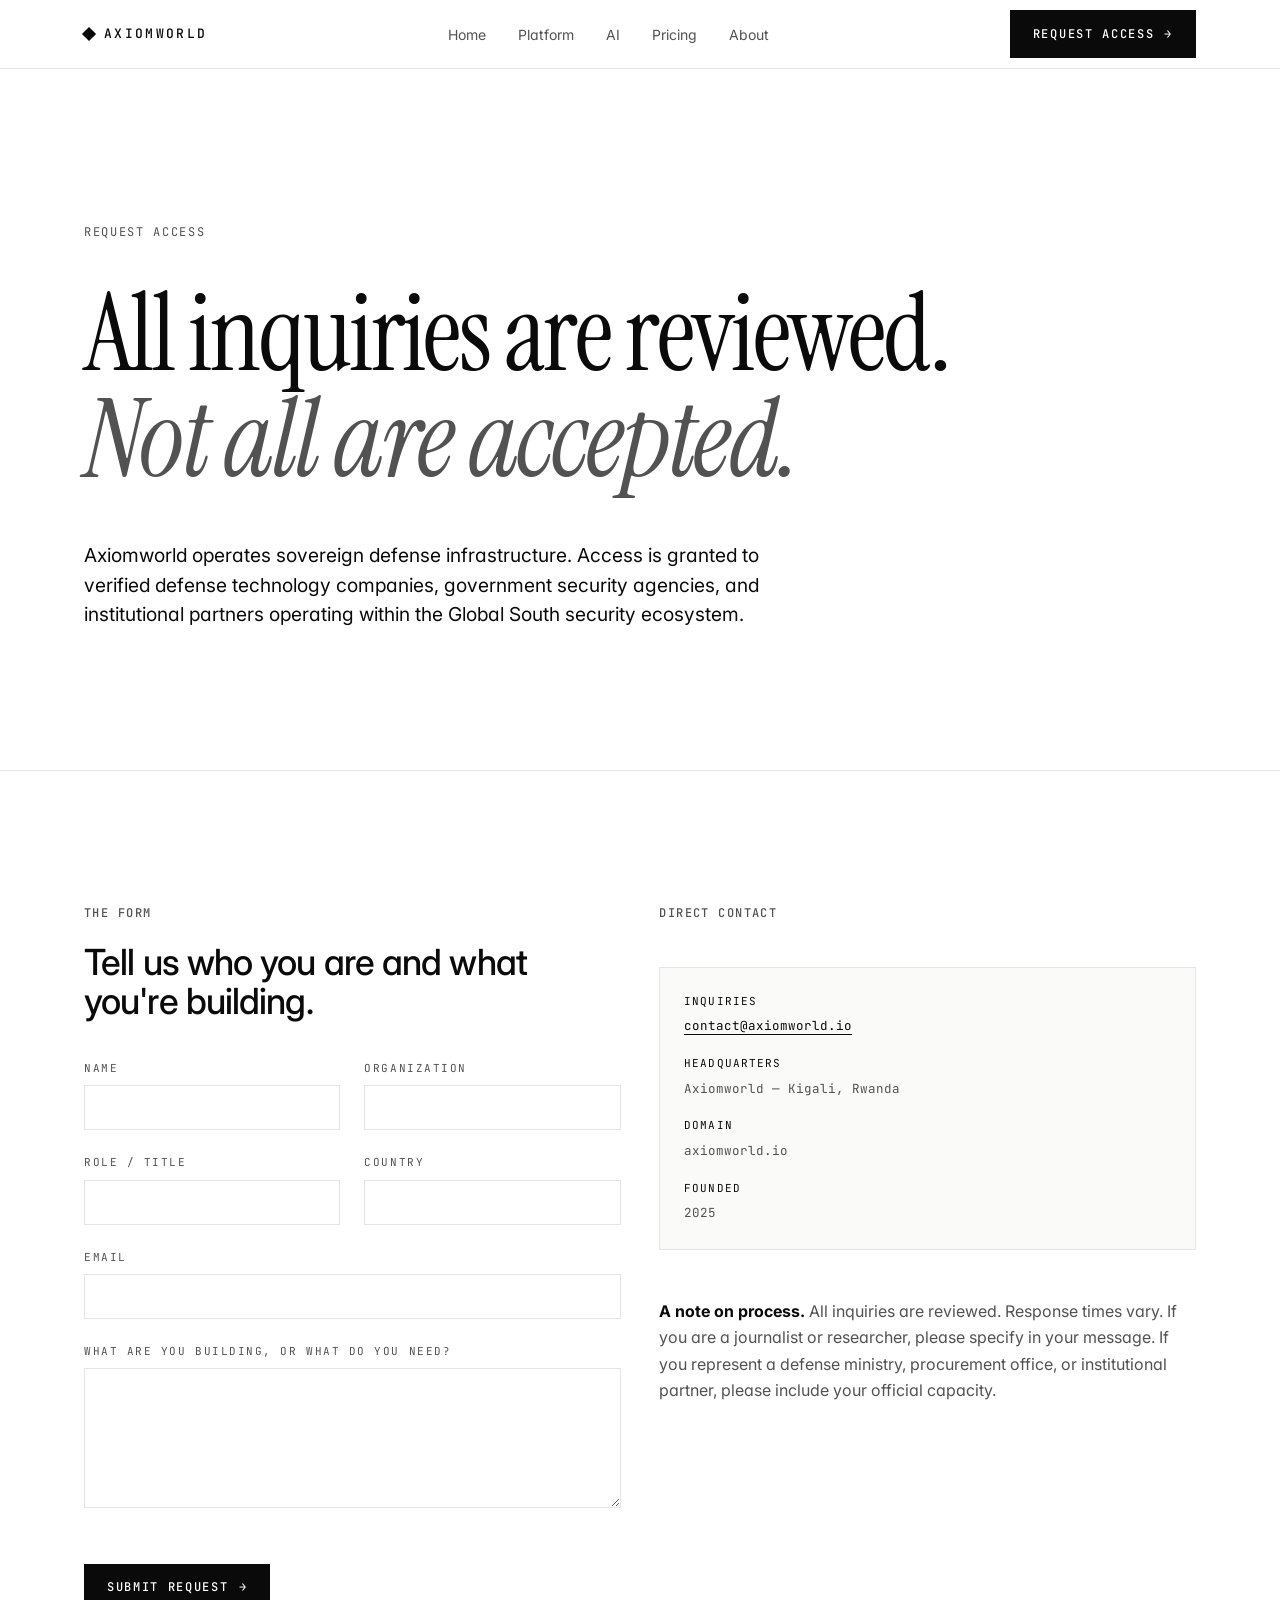
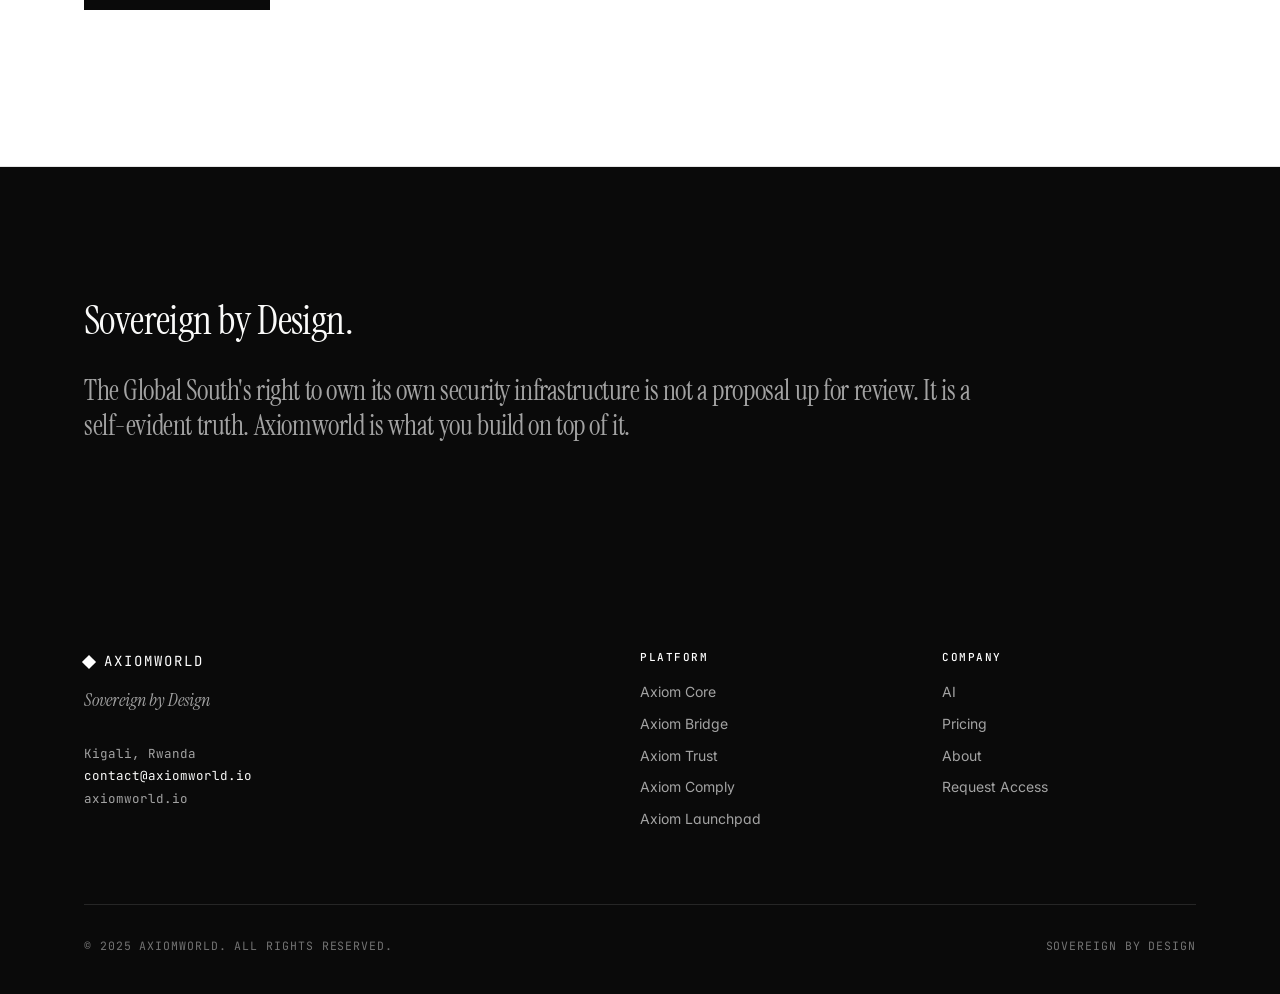
<file: request-access.html>
<!doctype html>
<html lang="en">
<head>
<meta charset="utf-8" />
<meta name="viewport" content="width=device-width,initial-scale=1" />
<title>Request Access — Axiomworld</title>
<meta name="description" content="Axiomworld operates sovereign defense infrastructure. All inquiries are reviewed. Not all are accepted." />
<link rel="preconnect" href="https://fonts.googleapis.com" />
<link rel="preconnect" href="https://fonts.gstatic.com" crossorigin />
<link href="https://fonts.googleapis.com/css2?family=Inter:wght@400;500;600;700&family=JetBrains+Mono:wght@400;500&family=Instrument+Serif:ital@0;1&display=swap" rel="stylesheet" />
<link rel="stylesheet" href="styles.css" />
</head>
<body>

<header class="nav">
  <div class="nav-inner">
    <a href="index.html" class="brand">Axiomworld</a>
    <nav>
      <ul class="nav-links" id="navLinks">
        <li><a href="index.html">Home</a></li>
        <li><a href="platform.html">Platform</a></li>
        <li><a href="ai.html">AI</a></li>
        <li><a href="pricing.html">Pricing</a></li>
        <li><a href="about.html">About</a></li>
      </ul>
    </nav>
    <div class="nav-cta">
      <a href="request-access.html" class="btn active">Request Access <span class="arrow">→</span></a>
      <button class="nav-toggle" id="navToggle" aria-label="Menu">Menu</button>
    </div>
  </div>
</header>

<main>

<section class="hero">
  <div class="container">
    <div class="hero-meta"><span>REQUEST ACCESS</span></div>
    <h1 class="hero-title">All inquiries are reviewed. <em>Not all are accepted.</em></h1>
    <p class="lede">Axiomworld operates sovereign defense infrastructure. Access is granted to verified defense technology companies, government security agencies, and institutional partners operating within the Global South security ecosystem.</p>
  </div>
</section>

<section class="section">
  <div class="container">
    <div class="grid-2" style="align-items: start;">

      <div>
        <span class="eyebrow">The Form</span>
        <h2 class="section-title" style="font-size: clamp(26px, 3vw, 36px); margin-bottom: 40px;">Tell us who you are and what you're building.</h2>

        <form class="form-grid" id="accessForm" onsubmit="return handleSubmit(event)">
          <div class="form-field">
            <label class="form-label" for="name">Name</label>
            <input class="form-input" id="name" name="name" type="text" required />
          </div>
          <div class="form-field">
            <label class="form-label" for="org">Organization</label>
            <input class="form-input" id="org" name="org" type="text" required />
          </div>
          <div class="form-field">
            <label class="form-label" for="role">Role / Title</label>
            <input class="form-input" id="role" name="role" type="text" required />
          </div>
          <div class="form-field">
            <label class="form-label" for="country">Country</label>
            <input class="form-input" id="country" name="country" type="text" required />
          </div>
          <div class="form-field form-field--wide">
            <label class="form-label" for="email">Email</label>
            <input class="form-input" id="email" name="email" type="email" required />
          </div>
          <div class="form-field form-field--wide">
            <label class="form-label" for="message">What are you building, or what do you need?</label>
            <textarea class="form-textarea" id="message" name="message" required></textarea>
          </div>
          <div class="form-actions">
            <button type="submit" class="btn">Submit Request <span class="arrow">→</span></button>
            <div class="mono" id="formStatus" style="margin-top: 16px; min-height: 1em;"></div>
          </div>
        </form>
      </div>

      <div>
        <span class="eyebrow">Direct Contact</span>
        <div class="layer-specs" style="margin-top: 24px;">
          <div>
            <span class="label">Inquiries</span>
            <a href="mailto:contact@axiomworld.io" style="color:var(--text); border-bottom: 1px solid var(--text);">contact@axiomworld.io</a>
          </div>
          <div>
            <span class="label">Headquarters</span>
            Axiomworld — Kigali, Rwanda
          </div>
          <div>
            <span class="label">Domain</span>
            axiomworld.io
          </div>
          <div>
            <span class="label">Founded</span>
            2025
          </div>
        </div>

        <div class="body-text" style="margin-top: 48px;">
          <p><strong style="color:var(--text);">A note on process.</strong> All inquiries are reviewed. Response times vary. If you are a journalist or researcher, please specify in your message. If you represent a defense ministry, procurement office, or institutional partner, please include your official capacity.</p>
        </div>
      </div>

    </div>
  </div>
</section>

<section class="section section--black">
  <div class="container">
    <div class="statement-body">
      <p style="color:#fafaf9;">Sovereign by Design.</p>
      <p style="color:#a3a3a3; font-size: clamp(20px, 2.4vw, 28px);">The Global South's right to own its own security infrastructure is not a proposal up for review. It is a self-evident truth. Axiomworld is what you build on top of it.</p>
    </div>
  </div>
</section>

</main>

<footer class="footer">
  <div class="container">
    <div class="footer-grid">
      <div>
        <div class="footer-brand">Axiomworld</div>
        <div class="footer-tag">Sovereign by Design</div>
        <div class="footer-addr">
          Kigali, Rwanda<br>
          <a href="mailto:contact@axiomworld.io">contact@axiomworld.io</a><br>
          axiomworld.io
        </div>
      </div>
      <div>
        <h4>Platform</h4>
        <ul>
          <li><a href="platform.html">Axiom Core</a></li>
          <li><a href="platform.html">Axiom Bridge</a></li>
          <li><a href="platform.html">Axiom Trust</a></li>
          <li><a href="platform.html">Axiom Comply</a></li>
          <li><a href="platform.html">Axiom Launchpad</a></li>
        </ul>
      </div>
      <div>
        <h4>Company</h4>
        <ul>
          <li><a href="ai.html">AI</a></li>
          <li><a href="pricing.html">Pricing</a></li>
          <li><a href="about.html">About</a></li>
          <li><a href="request-access.html">Request Access</a></li>
        </ul>
      </div>
    </div>
    <div class="footer-base">
      <div>© 2025 Axiomworld. All rights reserved.</div>
      <div>Sovereign by Design</div>
    </div>
  </div>
</footer>

<script>
  (function(){
    var t = document.getElementById('navToggle');
    var l = document.getElementById('navLinks');
    if (t && l) t.addEventListener('click', function(){ l.classList.toggle('open'); });
  })();

  function handleSubmit(e) {
    e.preventDefault();
    var f = document.getElementById('accessForm');
    var status = document.getElementById('formStatus');
    var d = new FormData(f);
    var subject = encodeURIComponent('Axiomworld Access Request — ' + (d.get('org') || ''));
    var body = encodeURIComponent(
      'Name: ' + (d.get('name') || '') + '\n' +
      'Organization: ' + (d.get('org') || '') + '\n' +
      'Role: ' + (d.get('role') || '') + '\n' +
      'Country: ' + (d.get('country') || '') + '\n' +
      'Email: ' + (d.get('email') || '') + '\n\n' +
      (d.get('message') || '')
    );
    window.location.href = 'mailto:contact@axiomworld.io?subject=' + subject + '&body=' + body;
    status.textContent = 'Opening your email client…';
    return false;
  }
</script>

</body>
</html>
</file>
<file: styles.css>
/* =========================================================
   AXIOMWORLD — SOVEREIGN BY DESIGN
   ========================================================= */

:root {
  --bg:          #ffffff;
  --bg-alt:      #fafaf9;
  --bg-deep:     #f5f5f4;
  --text:        #0a0a0a;
  --text-muted:  #525252;
  --text-faint:  #737373;
  --border:      #e5e5e5;
  --border-bold: #0a0a0a;
  --accent:      #0a0a0a;
  --code-bg:     #f5f5f4;
  --sig-red:     #9f1239;

  --font-sans:    'Inter', -apple-system, BlinkMacSystemFont, 'Segoe UI', sans-serif;
  --font-mono:    'JetBrains Mono', ui-monospace, 'SF Mono', Menlo, monospace;
  --font-display: 'Instrument Serif', 'Times New Roman', serif;

  --max-w: 1240px;
  --pad-x: clamp(24px, 5vw, 72px);
}

* { box-sizing: border-box; margin: 0; padding: 0; }

html {
  scroll-behavior: smooth;
  -webkit-text-size-adjust: 100%;
}

body {
  background: var(--bg);
  color: var(--text);
  font-family: var(--font-sans);
  font-size: 16px;
  line-height: 1.55;
  font-weight: 400;
  -webkit-font-smoothing: antialiased;
  -moz-osx-font-smoothing: grayscale;
  font-feature-settings: 'ss01', 'cv11';
}

a { color: inherit; text-decoration: none; }
img { max-width: 100%; display: block; }

/* =========================================================
   LAYOUT PRIMITIVES
   ========================================================= */

.container {
  max-width: var(--max-w);
  margin: 0 auto;
  padding-left: var(--pad-x);
  padding-right: var(--pad-x);
  width: 100%;
}

.section {
  padding: clamp(72px, 10vw, 140px) 0;
  border-top: 1px solid var(--border);
}

.section--alt { background: var(--bg-alt); }
.section--deep { background: var(--bg-deep); }
.section--black { background: var(--text); color: #fafaf9; }
.section--black .eyebrow { color: #a3a3a3; }
.section--black .section-title { color: #fafaf9; }

.section-head {
  margin-bottom: clamp(40px, 6vw, 72px);
  max-width: 760px;
}

/* =========================================================
   TYPOGRAPHY
   ========================================================= */

.eyebrow {
  font-family: var(--font-mono);
  font-size: 12px;
  font-weight: 500;
  text-transform: uppercase;
  letter-spacing: 0.12em;
  color: var(--text-muted);
  display: inline-block;
  margin-bottom: 20px;
}

.eyebrow--num::before {
  content: attr(data-num) ' — ';
  color: var(--text);
}

h1, h2, h3, h4 { font-weight: 500; letter-spacing: -0.02em; line-height: 1.1; }

.display {
  font-family: var(--font-display);
  font-weight: 400;
  font-size: clamp(40px, 7vw, 88px);
  line-height: 1.02;
  letter-spacing: -0.02em;
}

.section-title {
  font-size: clamp(30px, 4.2vw, 52px);
  line-height: 1.08;
  letter-spacing: -0.025em;
  margin-bottom: 16px;
  font-weight: 500;
}

.section-kicker {
  font-family: var(--font-display);
  font-style: italic;
  color: var(--text-muted);
  font-size: clamp(18px, 2vw, 22px);
  line-height: 1.4;
  margin-bottom: 28px;
  font-weight: 400;
}

.lede {
  font-size: clamp(17px, 1.5vw, 20px);
  line-height: 1.55;
  color: var(--text);
  max-width: 680px;
}

.body-text {
  color: var(--text-muted);
  font-size: 16px;
  line-height: 1.65;
  max-width: 640px;
}
.body-text p + p { margin-top: 1em; }

.mono {
  font-family: var(--font-mono);
  font-size: 12.5px;
  letter-spacing: 0.02em;
  color: var(--text-muted);
}

hr.rule {
  border: none;
  border-top: 1px solid var(--border);
  margin: 64px 0;
}

hr.rule--bold {
  border: none;
  border-top: 2px solid var(--border-bold);
  margin: 40px 0;
}

/* =========================================================
   NAV
   ========================================================= */

.nav {
  position: sticky;
  top: 0;
  z-index: 50;
  background: rgba(255,255,255,0.88);
  backdrop-filter: saturate(180%) blur(12px);
  -webkit-backdrop-filter: saturate(180%) blur(12px);
  border-bottom: 1px solid var(--border);
}

.nav-inner {
  display: flex;
  align-items: center;
  justify-content: space-between;
  height: 68px;
  max-width: var(--max-w);
  margin: 0 auto;
  padding-left: var(--pad-x);
  padding-right: var(--pad-x);
}

.brand {
  font-family: var(--font-mono);
  font-weight: 500;
  font-size: 13px;
  letter-spacing: 0.18em;
  text-transform: uppercase;
  color: var(--text);
  display: flex;
  align-items: center;
  gap: 10px;
}
.brand::before {
  content: '';
  display: inline-block;
  width: 10px; height: 10px;
  background: var(--text);
  transform: rotate(45deg);
}

.nav-links {
  display: flex;
  align-items: center;
  gap: 32px;
  list-style: none;
}
.nav-links a {
  font-size: 14px;
  color: var(--text-muted);
  transition: color 0.15s ease;
  padding: 8px 0;
}
.nav-links a:hover,
.nav-links a.active { color: var(--text); }

.nav-cta { display: flex; align-items: center; gap: 16px; }

.nav-toggle {
  display: none;
  background: none; border: none;
  font-family: var(--font-mono);
  font-size: 12px;
  text-transform: uppercase;
  letter-spacing: 0.12em;
  color: var(--text);
  cursor: pointer;
}

@media (max-width: 860px) {
  .nav-links { display: none; }
  .nav-links.open {
    display: flex;
    position: absolute;
    top: 68px; left: 0; right: 0;
    flex-direction: column;
    align-items: flex-start;
    background: #fff;
    padding: 24px var(--pad-x) 32px;
    border-bottom: 1px solid var(--border);
    gap: 20px;
  }
  .nav-toggle { display: block; }
  .nav-cta .btn { display: none; }
}

/* =========================================================
   BUTTONS
   ========================================================= */

.btn {
  display: inline-flex;
  align-items: center;
  gap: 10px;
  font-family: var(--font-mono);
  font-size: 12px;
  font-weight: 500;
  letter-spacing: 0.14em;
  text-transform: uppercase;
  padding: 14px 22px;
  background: var(--text);
  color: #fff;
  border: 1px solid var(--text);
  cursor: pointer;
  transition: all 0.18s ease;
  white-space: nowrap;
}
.btn:hover { background: #fff; color: var(--text); }

.btn--ghost {
  background: transparent;
  color: var(--text);
  border-color: var(--text);
}
.btn--ghost:hover { background: var(--text); color: #fff; }

.btn--inline {
  padding: 0;
  background: none;
  color: var(--text);
  border: none;
  border-bottom: 1px solid var(--text);
  border-radius: 0;
  padding-bottom: 2px;
  font-size: 12px;
  letter-spacing: 0.14em;
}
.btn--inline:hover { background: none; color: var(--text-muted); border-bottom-color: var(--text-muted); }

.btn .arrow { transition: transform 0.18s ease; }
.btn:hover .arrow { transform: translateX(4px); }

/* =========================================================
   HERO
   ========================================================= */

.hero {
  padding-top: clamp(80px, 12vw, 160px);
  padding-bottom: clamp(80px, 12vw, 140px);
  border-top: none;
  position: relative;
}

.hero-grid {
  display: grid;
  grid-template-columns: minmax(0, 1fr);
  gap: 48px;
}

.hero-meta {
  font-family: var(--font-mono);
  font-size: 12px;
  letter-spacing: 0.14em;
  text-transform: uppercase;
  color: var(--text-muted);
  margin-bottom: 40px;
  display: flex;
  gap: 16px;
  flex-wrap: wrap;
  align-items: center;
}
.hero-meta .dot { width: 6px; height: 6px; background: var(--text); border-radius: 50%; display:inline-block; }

.hero-title {
  font-family: var(--font-display);
  font-weight: 400;
  font-size: clamp(44px, 8.5vw, 108px);
  line-height: 0.98;
  letter-spacing: -0.025em;
  max-width: 18ch;
  margin-bottom: 48px;
}
.hero-title em {
  font-style: italic;
  color: var(--text-muted);
}

.hero-sub {
  font-family: var(--font-mono);
  font-size: 13px;
  letter-spacing: 0.1em;
  text-transform: uppercase;
  color: var(--text-muted);
  margin-bottom: 48px;
}

.hero-actions { display: flex; gap: 16px; flex-wrap: wrap; }

/* =========================================================
   STATS GRID
   ========================================================= */

.stats-grid {
  display: grid;
  grid-template-columns: repeat(auto-fit, minmax(260px, 1fr));
  gap: 0;
  border-top: 1px solid var(--border);
  border-left: 1px solid var(--border);
}

.stat {
  padding: 40px 32px;
  border-right: 1px solid var(--border);
  border-bottom: 1px solid var(--border);
  background: var(--bg);
}

.stat-num {
  font-family: var(--font-display);
  font-size: clamp(48px, 5vw, 72px);
  line-height: 1;
  letter-spacing: -0.03em;
  margin-bottom: 16px;
  font-weight: 400;
}
.stat-label {
  font-weight: 500;
  font-size: 15px;
  margin-bottom: 10px;
  color: var(--text);
}
.stat-desc {
  font-family: var(--font-mono);
  font-size: 12.5px;
  line-height: 1.55;
  color: var(--text-muted);
}

/* =========================================================
   LAYER / FEATURE CARDS
   ========================================================= */

.layers {
  display: grid;
  grid-template-columns: repeat(auto-fit, minmax(320px, 1fr));
  gap: 0;
  border-top: 1px solid var(--border);
  border-left: 1px solid var(--border);
}
.layer {
  padding: 40px 32px 48px;
  border-right: 1px solid var(--border);
  border-bottom: 1px solid var(--border);
  background: var(--bg);
  display: flex;
  flex-direction: column;
}
.layer-num {
  font-family: var(--font-mono);
  font-size: 12px;
  letter-spacing: 0.14em;
  color: var(--text-faint);
  margin-bottom: 24px;
}
.layer-code {
  font-family: var(--font-mono);
  font-size: 13px;
  font-weight: 500;
  letter-spacing: 0.08em;
  background: var(--code-bg);
  color: var(--text);
  padding: 4px 10px;
  align-self: flex-start;
  margin-bottom: 16px;
  border: 1px solid var(--border);
}
.layer-title {
  font-size: 22px;
  font-weight: 500;
  margin-bottom: 14px;
  letter-spacing: -0.015em;
}
.layer-desc {
  color: var(--text-muted);
  font-size: 15px;
  line-height: 1.6;
}

/* Full-width layer rows (Platform page) */
.layer-row {
  display: grid;
  grid-template-columns: 180px minmax(0, 1fr) minmax(0, 360px);
  gap: 48px;
  padding: 64px 0;
  border-bottom: 1px solid var(--border);
  align-items: start;
}
.layer-row:last-child { border-bottom: none; }
.layer-row .layer-num { margin-bottom: 0; padding-top: 6px; }
.layer-row-main h3 {
  font-size: clamp(26px, 2.8vw, 36px);
  font-weight: 500;
  margin-bottom: 10px;
  letter-spacing: -0.02em;
}
.layer-row-main .layer-code { margin-bottom: 20px; }
.layer-row-main p {
  color: var(--text-muted);
  font-size: 16px;
  line-height: 1.7;
}
.layer-row-main p + p { margin-top: 1em; }
.layer-specs {
  font-family: var(--font-mono);
  font-size: 12.5px;
  line-height: 1.8;
  color: var(--text-muted);
  background: var(--bg-alt);
  padding: 24px;
  border: 1px solid var(--border);
}
.layer-specs .label {
  color: var(--text);
  text-transform: uppercase;
  letter-spacing: 0.1em;
  font-size: 11px;
  display: block;
  margin-bottom: 4px;
}
.layer-specs > div + div { margin-top: 16px; }

@media (max-width: 900px) {
  .layer-row { grid-template-columns: 1fr; gap: 24px; padding: 48px 0; }
}

/* =========================================================
   STACK TABLE
   ========================================================= */

.stack-table {
  width: 100%;
  border-collapse: collapse;
  font-family: var(--font-mono);
  font-size: 13.5px;
  border-top: 1px solid var(--border);
}
.stack-table td {
  padding: 18px 16px;
  border-bottom: 1px solid var(--border);
  vertical-align: top;
}
.stack-table td:first-child {
  color: var(--text-muted);
  text-transform: uppercase;
  letter-spacing: 0.08em;
  font-size: 12px;
  width: 44%;
}
.stack-table td:last-child { color: var(--text); }

/* =========================================================
   AI CAPABILITY CARDS
   ========================================================= */

.ai-list { display: grid; gap: 0; border-top: 1px solid var(--border); }
.ai-item {
  display: grid;
  grid-template-columns: 80px minmax(0, 1fr) minmax(0, 320px);
  gap: 40px;
  padding: 48px 0;
  border-bottom: 1px solid var(--border);
  align-items: start;
}
.ai-item-num {
  font-family: var(--font-display);
  font-size: 44px;
  line-height: 1;
  color: var(--text-muted);
}
.ai-item-body .eyebrow { margin-bottom: 10px; }
.ai-item-body h3 {
  font-size: clamp(22px, 2.2vw, 28px);
  font-weight: 500;
  letter-spacing: -0.015em;
  margin-bottom: 14px;
}
.ai-item-body p {
  color: var(--text-muted);
  font-size: 15.5px;
  line-height: 1.7;
}
.ai-item-spec {
  font-family: var(--font-mono);
  font-size: 12.5px;
  line-height: 1.75;
  color: var(--text-muted);
  border-left: 2px solid var(--text);
  padding-left: 20px;
}
.ai-item-spec .label {
  display: block;
  color: var(--text);
  font-size: 11px;
  text-transform: uppercase;
  letter-spacing: 0.1em;
  margin-bottom: 2px;
}
.ai-item-spec > div + div { margin-top: 12px; }

@media (max-width: 900px) {
  .ai-item { grid-template-columns: 1fr; gap: 20px; padding: 40px 0; }
}

/* =========================================================
   PRICING
   ========================================================= */

.pricing-group-title {
  font-family: var(--font-mono);
  font-size: 12px;
  text-transform: uppercase;
  letter-spacing: 0.14em;
  color: var(--text);
  margin-bottom: 10px;
}
.pricing-group-desc {
  font-family: var(--font-display);
  font-style: italic;
  color: var(--text-muted);
  font-size: 18px;
  margin-bottom: 40px;
  max-width: 620px;
}

.price-grid {
  display: grid;
  grid-template-columns: repeat(auto-fit, minmax(280px, 1fr));
  gap: 0;
  border-top: 1px solid var(--border);
  border-left: 1px solid var(--border);
  margin-bottom: 80px;
}
.price-card {
  padding: 40px 32px;
  border-right: 1px solid var(--border);
  border-bottom: 1px solid var(--border);
  background: var(--bg);
  display: flex;
  flex-direction: column;
}
.price-tier {
  font-family: var(--font-mono);
  font-size: 12px;
  letter-spacing: 0.14em;
  text-transform: uppercase;
  color: var(--text-muted);
  margin-bottom: 20px;
}
.price-amount {
  font-family: var(--font-display);
  font-size: 42px;
  letter-spacing: -0.02em;
  line-height: 1;
  margin-bottom: 8px;
}
.price-amount .per {
  font-family: var(--font-sans);
  font-size: 14px;
  color: var(--text-muted);
  font-style: normal;
  letter-spacing: 0;
}
.price-for {
  font-size: 14px;
  color: var(--text-muted);
  margin-bottom: 24px;
  line-height: 1.5;
}
.price-feats {
  list-style: none;
  padding: 0;
  margin: 0 0 24px;
  font-size: 14px;
  line-height: 1.7;
}
.price-feats li {
  padding: 8px 0;
  border-bottom: 1px dashed var(--border);
  color: var(--text);
}
.price-feats li:last-child { border-bottom: none; }
.price-usage {
  font-family: var(--font-mono);
  font-size: 11.5px;
  line-height: 1.7;
  color: var(--text-muted);
  background: var(--bg-alt);
  padding: 14px 16px;
  border: 1px solid var(--border);
  margin-bottom: 24px;
}
.price-usage div + div { margin-top: 4px; }
.price-card .btn { align-self: flex-start; margin-top: auto; }

/* =========================================================
   ABOUT / EVIDENCE
   ========================================================= */

.prose { max-width: 720px; }
.prose p { color: var(--text-muted); font-size: 17px; line-height: 1.75; }
.prose p + p { margin-top: 1.2em; }
.prose h3 {
  margin-top: 56px;
  margin-bottom: 14px;
  font-size: 22px;
  font-weight: 500;
  letter-spacing: -0.01em;
  color: var(--text);
}

.evidence {
  display: grid;
  grid-template-columns: repeat(auto-fit, minmax(300px, 1fr));
  gap: 0;
  border-top: 1px solid var(--border);
  border-left: 1px solid var(--border);
}
.evidence-item {
  padding: 32px;
  border-right: 1px solid var(--border);
  border-bottom: 1px solid var(--border);
  background: var(--bg);
}
.evidence-year {
  font-family: var(--font-mono);
  font-size: 12px;
  letter-spacing: 0.12em;
  text-transform: uppercase;
  color: var(--text-muted);
  margin-bottom: 10px;
}
.evidence-title {
  font-weight: 500;
  font-size: 18px;
  margin-bottom: 12px;
  letter-spacing: -0.01em;
}
.evidence-text {
  font-size: 14.5px;
  line-height: 1.6;
  color: var(--text-muted);
}

/* =========================================================
   FORM
   ========================================================= */

.form-grid {
  display: grid;
  grid-template-columns: minmax(0, 1fr) minmax(0, 1fr);
  gap: 24px;
  max-width: 720px;
}
.form-field { display: flex; flex-direction: column; }
.form-field--wide { grid-column: 1 / -1; }
.form-label {
  font-family: var(--font-mono);
  font-size: 11px;
  letter-spacing: 0.14em;
  text-transform: uppercase;
  color: var(--text-muted);
  margin-bottom: 8px;
}
.form-input,
.form-textarea {
  font-family: var(--font-sans);
  font-size: 15px;
  padding: 12px 14px;
  border: 1px solid var(--border);
  background: #fff;
  color: var(--text);
  transition: border-color 0.15s ease;
  width: 100%;
}
.form-input:focus,
.form-textarea:focus { outline: none; border-color: var(--text); }
.form-textarea { min-height: 140px; resize: vertical; }

.form-actions { margin-top: 32px; grid-column: 1 / -1; }

@media (max-width: 640px) {
  .form-grid { grid-template-columns: 1fr; }
}

/* =========================================================
   BANNER / BIG STATEMENT
   ========================================================= */

.statement {
  padding: clamp(80px, 10vw, 140px) 0;
}
.statement-body {
  max-width: 900px;
}
.statement-body p {
  font-family: var(--font-display);
  font-size: clamp(26px, 3.2vw, 40px);
  line-height: 1.25;
  letter-spacing: -0.015em;
  color: var(--text);
}
.statement-body p + p { margin-top: 1em; color: var(--text-muted); }

/* =========================================================
   FOOTER
   ========================================================= */

.footer {
  background: var(--text);
  color: #a3a3a3;
  padding: 80px 0 40px;
}
.footer-grid {
  display: grid;
  grid-template-columns: 2fr 1fr 1fr;
  gap: 48px;
  margin-bottom: 64px;
}
@media (max-width: 760px) {
  .footer-grid { grid-template-columns: 1fr; gap: 40px; }
}
.footer-brand {
  font-family: var(--font-mono);
  color: #fff;
  font-size: 14px;
  letter-spacing: 0.14em;
  text-transform: uppercase;
  margin-bottom: 14px;
  display: flex; align-items: center; gap: 10px;
}
.footer-brand::before {
  content: '';
  width: 10px; height: 10px;
  background: #fff;
  transform: rotate(45deg);
  display: inline-block;
}
.footer-tag {
  font-family: var(--font-display);
  font-style: italic;
  color: #a3a3a3;
  font-size: 18px;
  margin-bottom: 28px;
}
.footer-addr {
  font-family: var(--font-mono);
  font-size: 12.5px;
  line-height: 1.8;
  color: #a3a3a3;
}
.footer-addr a { color: #fafaf9; }
.footer h4 {
  font-family: var(--font-mono);
  font-size: 11px;
  text-transform: uppercase;
  letter-spacing: 0.14em;
  color: #fff;
  margin-bottom: 18px;
  font-weight: 500;
}
.footer ul { list-style: none; }
.footer li { margin-bottom: 10px; font-size: 14px; }
.footer li a { color: #a3a3a3; transition: color 0.15s; }
.footer li a:hover { color: #fff; }

.footer-base {
  padding-top: 32px;
  border-top: 1px solid #262626;
  display: flex;
  justify-content: space-between;
  font-family: var(--font-mono);
  font-size: 11.5px;
  color: #737373;
  letter-spacing: 0.08em;
  text-transform: uppercase;
}
@media (max-width: 640px) {
  .footer-base { flex-direction: column; gap: 10px; }
}

/* =========================================================
   UTILITIES
   ========================================================= */

.mt-xl { margin-top: clamp(40px, 6vw, 72px); }
.mb-xl { margin-bottom: clamp(40px, 6vw, 72px); }
.center { text-align: center; }
.muted { color: var(--text-muted); }
.grid-2 {
  display: grid;
  grid-template-columns: repeat(2, minmax(0, 1fr));
  gap: clamp(24px, 3vw, 48px);
}
@media (max-width: 760px) { .grid-2 { grid-template-columns: 1fr; } }
</file>
